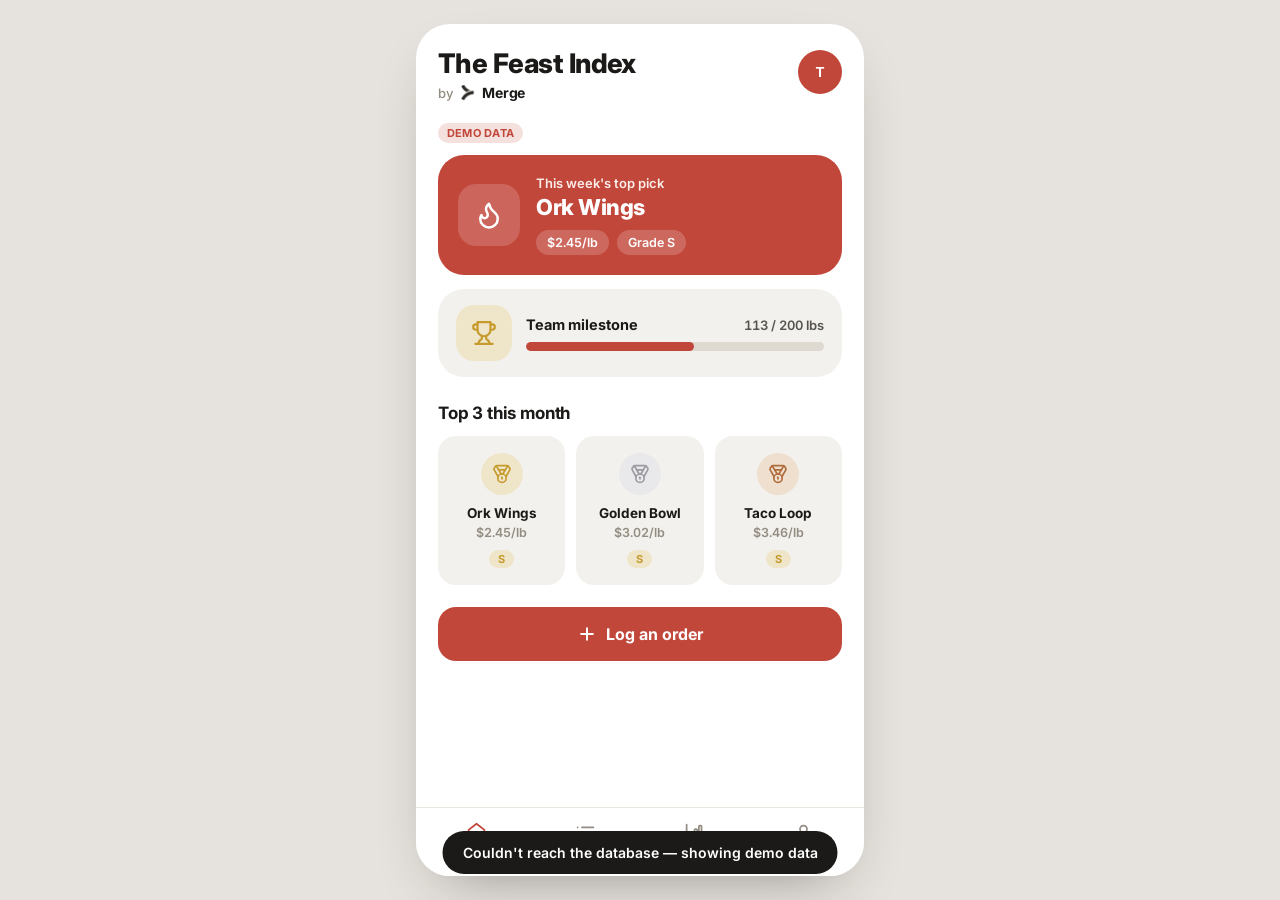
<file: index.html>
<!doctype html>
<html lang="en">
<head>
  <meta charset="utf-8" />
  <meta name="viewport" content="width=device-width, initial-scale=1, viewport-fit=cover" />
  <meta name="theme-color" content="#E6E3DE" />
  <title>The Feast Index</title>
  <meta name="description" content="A food ranking system powered by receipts, fishing scales, and questionable amounts of takeout. Find out which restaurants give you the most feast for your dollar." />
  <link rel="preconnect" href="https://fonts.googleapis.com" />
  <link rel="preconnect" href="https://fonts.gstatic.com" crossorigin />
  <link href="https://fonts.googleapis.com/css2?family=Inter:wght@400;500;600;700;800&display=swap" rel="stylesheet" />
  <link rel="stylesheet" href="styles.css" />
</head>
<body>
  <div id="app">
    <main id="main" aria-live="polite"></main>
    <nav id="tabbar" class="tabbar"></nav>
  </div>
  <div id="toast" role="status"></div>
  <script type="module" src="app.js"></script>
</body>
</html>
</file>
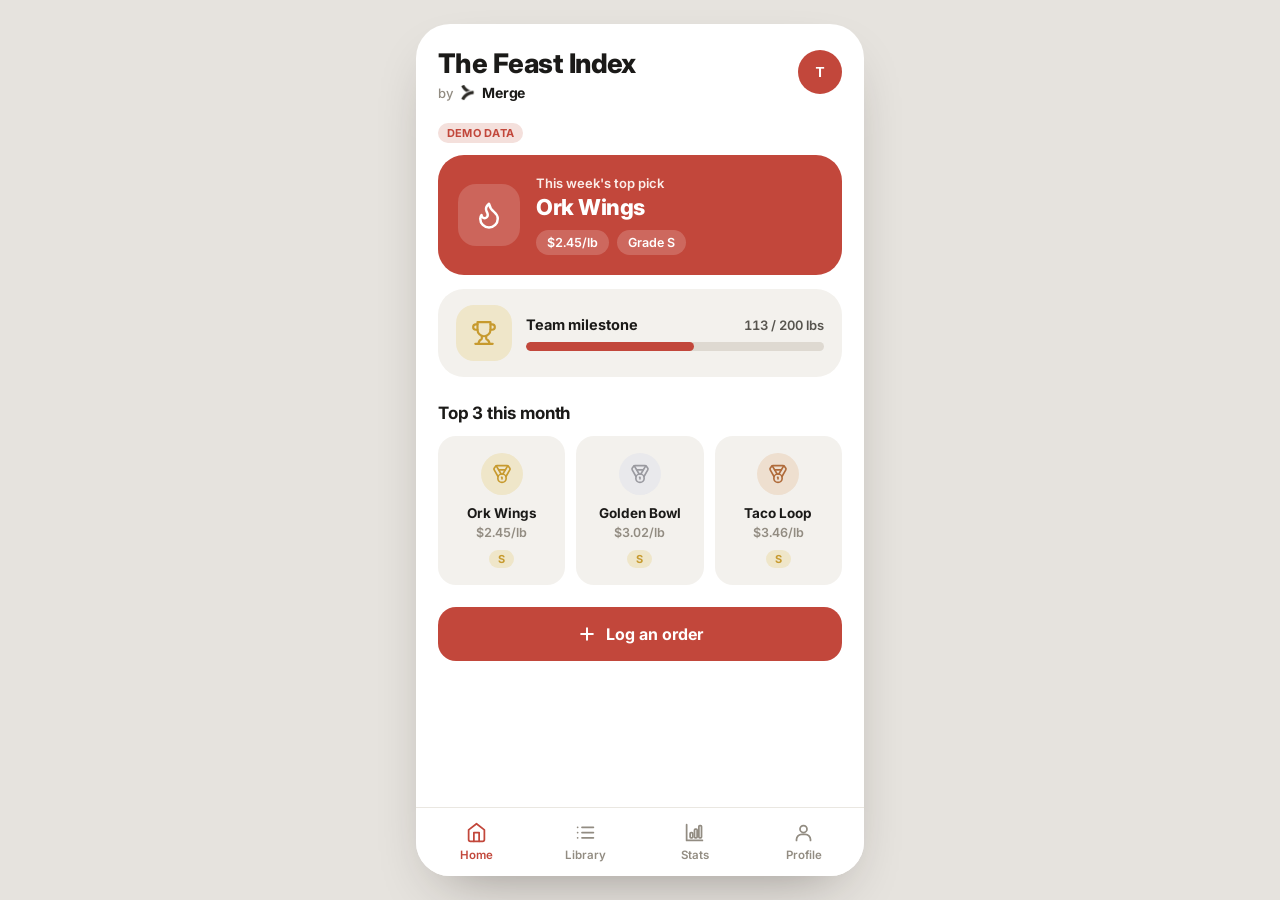
<file: feast-index-preview.html>
<!doctype html>
<html lang="en">
<head>
<meta charset="utf-8" />
<meta name="viewport" content="width=device-width, initial-scale=1, viewport-fit=cover" />
<meta name="theme-color" content="#E6E3DE" />
<title>The Feast Index</title>
<link rel="preconnect" href="https://fonts.googleapis.com" />
<link rel="preconnect" href="https://fonts.gstatic.com" crossorigin />
<link href="https://fonts.googleapis.com/css2?family=Inter:wght@400;500;600;700;800&display=swap" rel="stylesheet" />
<style>
/* ═══════════════════════════════════════════════════════════════
   The Feast Index — design system
   Faithful to the mockups: brick-red accent, ivory page, white app
   surface, bold clean sans. The $/lb readout is the signature.
   ═══════════════════════════════════════════════════════════════ */

:root {
  --bg:        #E6E3DE;   /* page behind the app column */
  --surface:   #FFFFFF;   /* the app canvas */
  --inset:     #F3F1ED;   /* soft cards, input fields */
  --inset-2:   #ECE9E4;   /* pressed / secondary chips */
  --ink:       #1B1A18;   /* primary text */
  --ink-2:     #57544E;   /* secondary text */
  --muted:     #928C82;   /* tertiary / captions */
  --line:      #EAE7E1;   /* hairline dividers */

  --red:       #C2473B;   /* primary accent */
  --red-ink:   #A73A2F;   /* pressed accent */
  --red-tint:  #F4E0DC;   /* faint accent wash */
  --on-red:    #FBEDE9;   /* muted text on red */

  --gold:      #C79A2E;
  --gold-bg:   #EFE6C9;
  --silver:    #9A9AA0;
  --silver-bg: #E9E9EC;
  --bronze:    #B06B3A;
  --bronze-bg: #EEDFCF;
  --green:     #5E8A5B;
  --green-bg:  #DCE8D8;
  --blue:      #4B6EA8;
  --blue-bg:   #DCE3EF;

  --r-lg: 26px;
  --r-md: 18px;
  --r-sm: 13px;
  --pill: 999px;

  --shadow: 0 24px 60px -28px rgba(30, 22, 18, .45);
  --font: "Inter", -apple-system, BlinkMacSystemFont, "Segoe UI", sans-serif;
}

* { box-sizing: border-box; margin: 0; padding: 0; }

html, body { height: 100%; }

body {
  font-family: var(--font);
  background: var(--bg);
  color: var(--ink);
  -webkit-font-smoothing: antialiased;
  text-rendering: optimizeLegibility;
  -webkit-tap-highlight-color: transparent;
  display: flex;
  justify-content: center;
}
button { -webkit-tap-highlight-color: transparent; }

/* App column: phone-like on mobile, centered card on desktop */
#app {
  width: 100%;
  max-width: 460px;
  min-height: 100vh;
  min-height: 100dvh;
  background: var(--surface);
  position: relative;
  display: flex;
  flex-direction: column;
  overflow: hidden;
}
/* Mobile is the base (full-bleed, edge to edge). On laptop/desktop the
   same column becomes a centered, comfortably-sized app card. */
@media (min-width: 520px) {
  body { padding: 24px 20px; align-items: center; }
  #app {
    min-height: 0;
    height: min(880px, calc(100vh - 48px));
    height: min(880px, calc(100dvh - 48px));
    max-width: 448px;
    border-radius: 34px;
    box-shadow: var(--shadow);
    overflow: hidden;
  }
}

/* Scrolling content region */
#main {
  flex: 1;
  overflow-y: auto;
  overflow-x: hidden;
  padding: 26px 22px 22px;
  scrollbar-width: none;
}
#main::-webkit-scrollbar { display: none; }

/* ── Type ──────────────────────────────────────────────────────── */
h1 { font-size: 27px; font-weight: 800; letter-spacing: -.02em; line-height: 1.05; }
h2 { font-size: 17px; font-weight: 700; letter-spacing: -.01em; }
h3 { font-size: 15px; font-weight: 700; letter-spacing: -.01em; }
.eyebrow { font-size: 12.5px; font-weight: 600; color: var(--muted); }
.dim { color: var(--muted); }
.num { font-variant-numeric: tabular-nums; }

/* ── App header ────────────────────────────────────────────────── */
.app-head {
  display: flex; align-items: flex-start; justify-content: space-between;
  margin-bottom: 20px;
}
.wordmark { display: flex; align-items: center; gap: 6px; margin-top: 6px; }
.wordmark .by { font-size: 13px; color: var(--muted); font-weight: 500; }
.wordmark .mlogo { width: 17px; height: 17px; display: block; }
.wordmark .mword { font-size: 14px; color: var(--ink); font-weight: 700; letter-spacing: -.01em; }
.avatar {
  width: 44px; height: 44px; border-radius: var(--pill);
  background: var(--ink); color: #fff;
  display: grid; place-items: center;
  font-size: 14px; font-weight: 700; flex: none;
  cursor: pointer; border: none;
}

/* ── Hero: this week's top pick ────────────────────────────────── */
.hero {
  background: var(--red); color: #fff;
  border-radius: var(--r-lg); padding: 20px;
  display: flex; gap: 16px; align-items: center;
  margin-bottom: 14px;
}
.hero .glyph {
  width: 62px; height: 62px; border-radius: var(--r-md); flex: none;
  background: rgba(255,255,255,.16);
  display: grid; place-items: center;
}
.hero .glyph svg { width: 30px; height: 30px; stroke: #fff; }
.hero .glyph.photo { background: none; overflow: hidden; }
.hero .k { font-size: 13px; color: var(--on-red); font-weight: 600; }
.hero .v { font-size: 22px; font-weight: 800; letter-spacing: -.02em; margin: 3px 0 10px; }
.hero .pills { display: flex; gap: 8px; flex-wrap: wrap; }
.hero .pill {
  background: rgba(255,255,255,.18); color: #fff;
  padding: 5px 11px; border-radius: var(--pill);
  font-size: 12.5px; font-weight: 600;
}

/* ── Milestone ─────────────────────────────────────────────────── */
.milestone {
  background: var(--inset); border-radius: var(--r-lg);
  padding: 16px 18px; display: flex; align-items: center; gap: 14px;
  margin-bottom: 26px;
}
.milestone .glyph {
  width: 56px; height: 56px; border-radius: var(--r-md); flex: none;
  background: var(--gold-bg); display: grid; place-items: center;
}
.milestone .glyph svg { width: 26px; height: 26px; stroke: var(--gold); }
.milestone .body { flex: 1; }
.milestone .row { display: flex; justify-content: space-between; align-items: baseline; margin-bottom: 9px; }
.milestone .row b { font-size: 14.5px; font-weight: 700; }
.milestone .row .amt { font-size: 13px; color: var(--ink-2); font-weight: 600; }
.track { height: 9px; background: #DED9D1; border-radius: var(--pill); overflow: hidden; }
.track > i { display: block; height: 100%; background: var(--red); border-radius: var(--pill); transition: width .6s cubic-bezier(.2,.7,.2,1); }

/* ── Section label ─────────────────────────────────────────────── */
.section-label { margin: 0 0 13px; }

/* ── Podium (top 3) ────────────────────────────────────────────── */
.podium { display: grid; grid-template-columns: repeat(3,1fr); gap: 11px; margin-bottom: 22px; }
.podium .cell {
  background: var(--inset); border-radius: var(--r-md);
  padding: 16px 10px; text-align: center; cursor: pointer;
  border: 1px solid transparent; transition: border-color .15s, transform .15s;
}
.podium .cell:hover { transform: translateY(-2px); }
.podium .medal {
  width: 42px; height: 42px; border-radius: var(--pill); margin: 0 auto 10px;
  display: grid; place-items: center;
}
.podium .medal svg { width: 20px; height: 20px; }
.podium .m1 { background: var(--gold-bg); } .podium .m1 svg { stroke: var(--gold); }
.podium .m2 { background: var(--silver-bg); } .podium .m2 svg { stroke: var(--silver); }
.podium .m3 { background: var(--bronze-bg); } .podium .m3 svg { stroke: var(--bronze); }
.podium .nm { font-size: 13.5px; font-weight: 700; line-height: 1.2; margin-bottom: 3px; }
.podium .rt { font-size: 12.5px; color: var(--muted); font-weight: 600; }

/* ── Buttons ───────────────────────────────────────────────────── */
.btn {
  width: 100%; border: none; cursor: pointer; font-family: var(--font);
  background: var(--red); color: #fff;
  border-radius: var(--r-md); padding: 17px; font-size: 16px; font-weight: 700;
  display: flex; align-items: center; justify-content: center; gap: 9px;
  transition: background .15s, transform .05s;
}
.btn:hover { background: var(--red-ink); }
.btn:active { transform: scale(.99); }
.btn:disabled { background: #D9CFC9; color: #fff; cursor: not-allowed; }
.btn svg { width: 20px; height: 20px; }
.btn.ghost { background: var(--inset); color: var(--ink); }
.btn.ghost:hover { background: var(--inset-2); }

/* ── Bottom nav ────────────────────────────────────────────────── */
.tabbar {
  display: flex; border-top: 1px solid var(--line);
  padding: 10px 6px calc(10px + env(safe-area-inset-bottom));
  background: var(--surface); flex: none;
}
.tabbar button {
  flex: 1; background: none; border: none; cursor: pointer; font-family: var(--font);
  display: flex; flex-direction: column; align-items: center; gap: 5px;
  color: var(--muted); font-size: 11.5px; font-weight: 600; padding: 4px;
}
.tabbar button svg { width: 21px; height: 21px; }
.tabbar button.active { color: var(--red); }

/* ── Screen title row (Log / detail) ───────────────────────────── */
.titlebar { display: flex; align-items: center; gap: 12px; margin-bottom: 24px; }
.iconbtn {
  width: 38px; height: 38px; border-radius: var(--pill); border: none; cursor: pointer;
  background: var(--inset); display: grid; place-items: center; flex: none;
}
.iconbtn:hover { background: var(--inset-2); }
.iconbtn svg { width: 20px; height: 20px; stroke: var(--ink); }

/* ── Form fields ───────────────────────────────────────────────── */
.field { margin-bottom: 18px; }
.field > label { display: block; font-size: 14px; font-weight: 600; color: var(--ink-2); margin-bottom: 9px; }
.field > label .optional { font-weight: 500; color: var(--muted); font-size: 12.5px; margin-left: 2px; }
.input-wrap { position: relative; display: flex; align-items: center; }
.input-wrap .pre {
  position: absolute; left: 15px; color: var(--muted);
  display: grid; place-items: center; pointer-events: none;
}
.input-wrap .pre svg { width: 18px; height: 18px; stroke: var(--muted); }
input.control, textarea.control {
  width: 100%; font-family: var(--font); font-size: 16px; font-weight: 500; color: var(--ink);
  background: var(--inset); border: 1.5px solid transparent; border-radius: var(--r-sm);
  padding: 15px 15px;
}
textarea.control { min-height: 74px; resize: vertical; line-height: 1.4; }
input.control.has-pre { padding-left: 42px; }
input.control::placeholder, textarea.control::placeholder { color: var(--muted); font-weight: 500; }
input.control:focus, textarea.control:focus { outline: none; border-color: var(--red); background: #fff; }
.two-col { display: grid; grid-template-columns: 1fr 1fr; gap: 13px; }

/* photo upload (log screen) */
.photo-add {
  display: flex; flex-direction: column; align-items: center; justify-content: center; gap: 8px;
  height: 108px; width: 100%; border-radius: var(--r-md); background: var(--inset);
  border: 1.5px dashed #D8D3CB; color: var(--ink-2); font-size: 13.5px; font-weight: 600; cursor: pointer;
}
.photo-add svg { width: 22px; height: 22px; stroke: var(--muted); }
.photo-preview-wrap { position: relative; width: 100%; height: 160px; border-radius: var(--r-md); overflow: hidden; }
.photo-preview-wrap img { width: 100%; height: 100%; object-fit: cover; display: block; }
.photo-remove {
  position: absolute; top: 8px; right: 8px; width: 30px; height: 30px; border-radius: var(--pill);
  background: rgba(27,26,24,.6); color: #fff; border: none; cursor: pointer;
  display: grid; place-items: center; font-size: 15px; line-height: 1;
}

/* photo lightbox (detail screen) */
.photo-lightbox {
  position: fixed; inset: 0; background: rgba(10,9,8,.9); z-index: 70;
  display: flex; align-items: center; justify-content: center; padding: 20px; animation: tipFade .15s ease;
}
.photo-lightbox img { max-width: 100%; max-height: 100%; border-radius: var(--r-md); display: block; }
.photo-lightbox .close {
  position: absolute; top: 18px; right: 18px; width: 38px; height: 38px; border-radius: var(--pill);
  background: rgba(255,255,255,.15); color: #fff; border: none; font-size: 18px; cursor: pointer;
}

/* matched / new place card */
.place-strip {
  display: flex; align-items: center; gap: 13px;
  background: var(--inset); border-radius: var(--r-md); padding: 14px; margin-bottom: 18px;
}
.place-strip .thumb { width: 48px; height: 48px; border-radius: 13px; background: var(--red-tint); flex: none; display: grid; place-items: center; font-size: 22px; }
.place-strip .nm { font-size: 16px; font-weight: 700; }
.place-strip .sub { font-size: 13px; color: var(--muted); margin-top: 2px; }

/* name picker */
.people { display: flex; gap: 9px; flex-wrap: wrap; }
.person {
  display: flex; align-items: center; gap: 8px; cursor: pointer;
  background: var(--inset); border: 1.5px solid transparent; border-radius: var(--pill);
  padding: 7px 15px 7px 7px; font-family: var(--font); font-size: 15px; font-weight: 600; color: var(--ink-2);
}
.person .ini {
  width: 30px; height: 30px; border-radius: var(--pill); background: var(--inset-2);
  display: grid; place-items: center; font-size: 12px; font-weight: 700; color: var(--ink-2);
}
.person.on { background: var(--ink); color: #fff; border-color: var(--ink); }
.person.on .ini { background: var(--red); color: #fff; }

/* tag chips */
.chips { display: flex; gap: 8px; flex-wrap: wrap; }
.chip {
  cursor: pointer; font-family: var(--font); font-size: 13.5px; font-weight: 600;
  background: var(--inset); color: var(--ink-2); border: 1.5px solid transparent;
  border-radius: var(--pill); padding: 8px 14px;
}
.chip.on { background: var(--red); color: #fff; border-color: var(--red); }
.chip.readonly { cursor: default; background: var(--inset); color: var(--ink-2); }

/* live ratio readout — the signature element */
.readout {
  background: var(--inset); border-radius: var(--r-md);
  padding: 18px; text-align: center; margin-bottom: 20px;
}
.readout .k { font-size: 13px; color: var(--muted); font-weight: 600; }
.readout .v {
  font-size: 40px; font-weight: 800; letter-spacing: -.03em; margin-top: 4px;
  font-variant-numeric: tabular-nums;
}
.readout .v small { font-size: 18px; font-weight: 700; color: var(--muted); margin-left: 4px; letter-spacing: 0; }
.readout .grade { display: inline-block; margin-top: 8px; }

/* grade badge */
.gbadge {
  display: inline-flex; align-items: center; gap: 5px;
  font-size: 12.5px; font-weight: 700; border-radius: var(--pill);
  padding: 4px 11px; background: var(--gold-bg); color: var(--gold);
}
.gbadge.g-s { background: var(--gold-bg);   color: var(--gold); }
.gbadge.g-a { background: var(--green-bg);  color: var(--green); }
.gbadge.g-b { background: var(--blue-bg);   color: var(--blue); }
.gbadge.g-c { background: var(--bronze-bg); color: var(--bronze); }
.gbadge.g-d { background: var(--inset-2);   color: var(--muted); }

/* thumbnails that hold a real photo instead of an emoji */
.thumb img, .glyph img { width: 100%; height: 100%; object-fit: cover; border-radius: inherit; display: block; }

/* ── Library ───────────────────────────────────────────────────── */
.filterbar { display: flex; gap: 8px; overflow-x: auto; padding-bottom: 4px; margin-bottom: 16px; scrollbar-width: none; }
.filterbar::-webkit-scrollbar { display: none; }
.filterbar .chip { flex: none; }
.sortrow { display: flex; gap: 8px; margin-bottom: 16px; }
.seg {
  flex: 1; cursor: pointer; font-family: var(--font); font-size: 13px; font-weight: 600;
  background: var(--inset); color: var(--ink-2); border: none; border-radius: var(--r-sm); padding: 10px;
}
.seg.on { background: var(--ink); color: #fff; }

.place-card {
  display: flex; align-items: center; gap: 14px; cursor: pointer;
  padding: 15px 4px; border-bottom: 1px solid var(--line);
}
.place-card:last-child { border-bottom: none; }
.place-card .rank { width: 24px; text-align: center; font-size: 14px; font-weight: 700; color: var(--muted); flex: none; font-variant-numeric: tabular-nums; }
.place-card .thumb { width: 46px; height: 46px; border-radius: 13px; background: var(--red-tint); flex: none; display: grid; place-items: center; font-size: 21px; overflow: hidden; }
.place-card .body { flex: 1; min-width: 0; }
.place-card .nm { font-size: 15.5px; font-weight: 700; }
.place-card .meta { font-size: 12.5px; color: var(--muted); margin-top: 3px; display: flex; gap: 6px; align-items: center; flex-wrap: wrap; }
.place-card .dot { width: 3px; height: 3px; border-radius: 50%; background: var(--muted); }
.place-card .ratio { text-align: right; flex: none; }
.place-card .ratio b { font-size: 17px; font-weight: 800; font-variant-numeric: tabular-nums; }
.place-card .ratio span { display: block; font-size: 11px; color: var(--muted); font-weight: 600; }

/* top-3 get a bigger, tinted treatment so the ranking actually reads as a ranking */
.place-card.top {
  border-radius: var(--r-md); border-bottom: none; margin-bottom: 9px; padding: 13px 13px;
}
.place-card.top.t-gold   { background: var(--gold-bg); }
.place-card.top.t-silver { background: var(--silver-bg); }
.place-card.top.t-bronze { background: var(--bronze-bg); }
.place-card.top .rank {
  width: 34px; height: 34px; border-radius: 50%; background: rgba(255,255,255,.55);
  display: grid; place-items: center;
}
.place-card.top .rank svg { width: 17px; height: 17px; }
.place-card.top.t-gold   .rank svg { stroke: var(--gold); }
.place-card.top.t-silver .rank svg { stroke: var(--silver); }
.place-card.top.t-bronze .rank svg { stroke: var(--bronze); }
.place-card.top .thumb { width: 56px; height: 56px; border-radius: 15px; font-size: 24px; }
.place-card.top .nm { font-size: 16.5px; }

/* ── Detail ────────────────────────────────────────────────────── */
.detail-hero { text-align: center; margin-bottom: 22px; }
.detail-hero .thumb { width: 68px; height: 68px; border-radius: 20px; background: var(--red-tint); margin: 0 auto 14px; display: grid; place-items: center; font-size: 32px; overflow: hidden; }
.detail-hero h1 { margin-bottom: 8px; }
.detail-hero .taglist { display: flex; gap: 7px; justify-content: center; flex-wrap: wrap; margin-bottom: 14px; }
.detail-hero .biglink { font-size: 13px; color: var(--red); font-weight: 600; text-decoration: none; }

.statgrid { display: grid; grid-template-columns: repeat(3,1fr); gap: 11px; margin-bottom: 24px; }
.statgrid .cell { background: var(--inset); border-radius: var(--r-md); padding: 15px 8px; text-align: center; }
.statgrid .v { font-size: 21px; font-weight: 800; font-variant-numeric: tabular-nums; letter-spacing: -.02em; }
.statgrid .v .gbadge { font-size: 15px; padding: 4px 13px; }
.statgrid .k { font-size: 11.5px; color: var(--muted); font-weight: 600; margin-top: 4px; }

.stars { display: flex; gap: 6px; justify-content: center; margin: 6px 0 4px; }
.stars button { background: none; border: none; cursor: pointer; padding: 2px; }
.stars svg { width: 30px; height: 30px; }
.stars .on svg { fill: var(--gold); stroke: var(--gold); }
.stars .off svg { fill: none; stroke: #D2CCC3; }

.order-row { display: flex; align-items: center; gap: 12px; padding: 13px 2px; border-bottom: 1px solid var(--line); }
.order-row:last-child { border-bottom: none; }
.order-row .ini { width: 34px; height: 34px; border-radius: var(--pill); background: var(--inset-2); display: grid; place-items: center; font-size: 12px; font-weight: 700; color: var(--ink-2); flex: none; }
.order-row .body { flex: 1; min-width: 0; }
.order-row .body b { font-size: 14px; font-weight: 600; }
.order-row .body .sub { font-size: 12px; color: var(--muted); margin-top: 2px; }
.order-row .note { font-size: 12.5px; color: var(--ink-2); margin-top: 4px; line-height: 1.4; }
.order-row .r { font-size: 14px; font-weight: 800; font-variant-numeric: tabular-nums; flex: none; }
.order-row .thumb-btn {
  width: 42px; height: 42px; border-radius: 11px; overflow: hidden; flex: none;
  border: none; padding: 0; cursor: pointer; background: var(--inset-2);
}
.order-row .thumb-btn img { width: 100%; height: 100%; object-fit: cover; display: block; }

/* ── Stats screen ──────────────────────────────────────────────── */
.bigstat { background: var(--red); color: #fff; border-radius: var(--r-lg); padding: 22px; margin-bottom: 14px; text-align: center; }
.bigstat .v { font-size: 46px; font-weight: 800; letter-spacing: -.03em; font-variant-numeric: tabular-nums; }
.bigstat .v small { font-size: 20px; color: var(--on-red); margin-left: 5px; }
.bigstat .k { font-size: 13px; color: var(--on-red); font-weight: 600; margin-top: 2px; }
.duo { display: grid; grid-template-columns: 1fr 1fr; gap: 13px; margin-bottom: 24px; }
.duo .cell { background: var(--inset); border-radius: var(--r-md); padding: 18px; text-align: center; }
.duo .v { font-size: 26px; font-weight: 800; font-variant-numeric: tabular-nums; letter-spacing: -.02em; }
.duo .k { font-size: 12.5px; color: var(--muted); font-weight: 600; margin-top: 3px; }

.rangebar { display: flex; gap: 8px; margin-bottom: 18px; }
.rangebar .seg { font-size: 12px; padding: 9px 4px; }

.quad { display: grid; grid-template-columns: 1fr 1fr; gap: 13px; margin-bottom: 24px; }
.quad .cell { background: var(--inset); border-radius: var(--r-md); padding: 16px; text-align: center; }
.quad .v { font-size: 22px; font-weight: 800; font-variant-numeric: tabular-nums; letter-spacing: -.02em; }
.quad .k { font-size: 12px; color: var(--muted); font-weight: 600; margin-top: 3px; }

.chart { background: var(--inset); border-radius: var(--r-md); padding: 14px 10px 6px; margin-bottom: 22px; overflow-x: auto; }
.chart svg { display: block; }

.tagbar-row { margin-bottom: 12px; }
.tagbar-row:last-child { margin-bottom: 0; }
.tagbar-row .lbl { display: flex; justify-content: space-between; font-size: 13px; font-weight: 600; margin-bottom: 6px; }
.tagbar-row .lbl span:last-child { color: var(--muted); font-weight: 600; font-variant-numeric: tabular-nums; }
.tagbar-track { height: 8px; background: #DED9D1; border-radius: var(--pill); overflow: hidden; }
.tagbar-track > i { display: block; height: 100%; background: var(--red); border-radius: var(--pill); }

.lead-row { display: flex; align-items: center; gap: 13px; padding: 14px 2px; border-bottom: 1px solid var(--line); }
.lead-row:last-child { border-bottom: none; }
.lead-row .ini { width: 38px; height: 38px; border-radius: var(--pill); background: var(--ink); color: #fff; display: grid; place-items: center; font-size: 13px; font-weight: 700; flex: none; }
.lead-row .body { flex: 1; }
.lead-row .body b { font-size: 15px; font-weight: 700; }
.lead-row .body .sub { font-size: 12.5px; color: var(--muted); margin-top: 2px; }
.lead-row .amt { text-align: right; }
.lead-row .amt b { font-size: 16px; font-weight: 800; font-variant-numeric: tabular-nums; }
.lead-row .amt span { display: block; font-size: 11px; color: var(--muted); font-weight: 600; }

/* ── Profile ───────────────────────────────────────────────────── */
.profile-head { text-align: center; margin-bottom: 26px; }
.profile-head .big { width: 78px; height: 78px; border-radius: var(--pill); background: var(--ink); color: #fff; display: grid; place-items: center; font-size: 26px; font-weight: 800; margin: 0 auto 14px; }
.profile-head h1 { margin-bottom: 4px; }

.row-between { display: flex; align-items: center; justify-content: space-between; margin-bottom: 13px; }

/* ── Badges ────────────────────────────────────────────────────── */
.badges { display: grid; grid-template-columns: repeat(3, 1fr); gap: 11px; }
.badge { background: var(--inset); border-radius: var(--r-md); padding: 15px 8px 13px; text-align: center; }
.badge .ic {
  width: 46px; height: 46px; border-radius: var(--pill); margin: 0 auto 9px;
  display: grid; place-items: center; background: var(--inset-2); color: #C0B9AE;
}
.badge .ic svg { width: 23px; height: 23px; stroke: currentColor; fill: none; }
.badge .bn { font-size: 12.5px; font-weight: 700; line-height: 1.15; }
.badge .bs { font-size: 11px; font-weight: 600; color: var(--muted); margin-top: 3px; }
.badge.locked { opacity: .82; }
.badge.earned.gold   .ic { background: var(--gold-bg);   color: var(--gold); }
.badge.earned.silver .ic { background: var(--silver-bg); color: var(--silver); }
.badge.earned.bronze .ic { background: var(--bronze-bg); color: var(--bronze); }
.badge.earned.red    .ic { background: var(--red-tint);  color: var(--red); }
.badge.earned .bs { color: var(--ink-2); }
.badge .btrack { height: 5px; background: #DED9D1; border-radius: var(--pill); overflow: hidden; margin-top: 9px; }
.badge .btrack > i { display: block; height: 100%; background: var(--muted); border-radius: var(--pill); }

/* ── Create profile ────────────────────────────────────────────── */
.person.newp { background: #fff; border: 1.5px dashed #D8D3CB; color: var(--ink-2); }
.person.newp .ini { background: var(--inset); color: var(--ink-2); font-weight: 700; }
.create { background: var(--inset); border-radius: var(--r-md); padding: 16px; margin-top: 14px; }
.swatches { display: flex; gap: 11px; margin: 11px 0 16px; }
.swatch { width: 34px; height: 34px; border-radius: var(--pill); cursor: pointer; border: 3px solid transparent; padding: 0; }
.swatch.on { border-color: var(--ink); }

/* ── Small grade pill (podium + library) ───────────────────────── */
.gbadge.sm { font-size: 11px; padding: 2px 9px; }
.place-card .ratio { display: flex; flex-direction: column; align-items: flex-end; gap: 3px; }

/* ── Empty state ───────────────────────────────────────────────── */
.empty { text-align: center; padding: 50px 20px; }
.empty .glyph { width: 64px; height: 64px; border-radius: 20px; background: var(--inset); display: grid; place-items: center; margin: 0 auto 18px; }
.empty .glyph svg { width: 30px; height: 30px; stroke: var(--muted); }
.empty h3 { margin-bottom: 6px; }
.empty p { font-size: 14px; color: var(--muted); line-height: 1.5; max-width: 260px; margin: 0 auto; }

/* ── Toast ─────────────────────────────────────────────────────── */
#toast {
  position: fixed; left: 50%; bottom: 26px; transform: translateX(-50%) translateY(20px);
  background: var(--ink); color: #fff; padding: 13px 20px; border-radius: var(--pill);
  font-size: 14px; font-weight: 600; opacity: 0; pointer-events: none;
  transition: opacity .25s, transform .25s; z-index: 50; box-shadow: var(--shadow);
}
#toast.show { opacity: 1; transform: translateX(-50%) translateY(0); }

/* demo badge */
.demo-flag {
  font-size: 11px; font-weight: 700; color: var(--red); background: var(--red-tint);
  padding: 3px 9px; border-radius: var(--pill); letter-spacing: .02em;
}

.section-gap { margin-top: 28px; }

/* ── "Before you log" tip ──────────────────────────────────────── */
.tip-link {
  display: inline-flex; align-items: center; gap: 6px;
  background: none; border: none; cursor: pointer; font-family: var(--font);
  font-size: 13px; font-weight: 600; color: var(--ink-2);
  padding: 2px 0; margin: -4px 0 20px;
}
.tip-link svg { width: 15px; height: 15px; stroke: var(--muted); flex: none; }
.tip-link:hover { color: var(--ink); }
.tip-overlay {
  position: fixed; inset: 0; background: rgba(27,26,24,.55);
  display: flex; align-items: flex-end; justify-content: center;
  z-index: 60; padding: 0; animation: tipFade .15s ease;
}
@media (min-width: 520px) { .tip-overlay { align-items: center; padding: 20px; } }
@keyframes tipFade { from { opacity: 0; } to { opacity: 1; } }
.tip-sheet {
  background: var(--surface); border-radius: 26px 26px 0 0;
  padding: 26px 22px calc(22px + env(safe-area-inset-bottom));
  width: 100%; max-width: 460px;
}
@media (min-width: 520px) { .tip-sheet { border-radius: var(--r-lg); box-shadow: var(--shadow); } }
.tip-sheet .glyph {
  width: 52px; height: 52px; border-radius: var(--r-md); background: var(--red-tint);
  display: grid; place-items: center; margin-bottom: 16px;
}
.tip-sheet .glyph svg { width: 24px; height: 24px; stroke: var(--red); }
.tip-sheet h2 { margin-bottom: 16px; }
.tip-item { display: flex; gap: 12px; margin-bottom: 16px; }
.tip-item .n {
  width: 24px; height: 24px; border-radius: var(--pill); background: var(--inset);
  color: var(--ink-2); font-size: 12px; font-weight: 700; flex: none;
  display: grid; place-items: center; margin-top: 1px;
}
.tip-item p { font-size: 14px; line-height: 1.45; color: var(--ink-2); }
.tip-item p b { color: var(--ink); }
.tip-sheet .btn { margin-top: 6px; }

/* Very narrow phones */
@media (max-width: 360px) {
  #main { padding: 22px 16px 18px; }
  h1 { font-size: 24px; }
  .podium .cell { padding: 14px 6px; }
  .readout .v { font-size: 36px; }
}

@media (prefers-reduced-motion: reduce) {
  * { transition: none !important; }
}

</style>
</head>
<body>
<div id="app">
  <main id="main" aria-live="polite"></main>
  <nav id="tabbar" class="tabbar"></nav>
</div>
<div id="toast" role="status"></div>
<script>
// ─────────────────────────────────────────────────────────────
//  The Feast Index — configuration
//  Edit the values below. Everything the team-specific lives here.
// ─────────────────────────────────────────────────────────────

const CONFIG = {
  // ── Supabase ────────────────────────────────────────────────
  // Leave these blank to run in DEMO MODE (in-memory sample data,
  // resets on refresh, not shared). Fill them in to switch to your
  // real shared database. Get both from your Supabase project under
  // Settings → API. The anon key is safe to commit for an internal
  // tool like this.
  SUPABASE_URL: "",
  SUPABASE_ANON_KEY: "",

  // ── Team (first-run seed) ───────────────────────────────────
  // These profiles are created the first time the app loads. After
  // that, profiles are added and picked inside the app (Profile tab),
  // so you don't need to edit this list to add a teammate.
  TEAM: [
    { name: "Tim",   accent: "#C2473B" },
    { name: "Jamie", accent: "#4B6EA8" },
    { name: "Raj",   accent: "#6E8B5B" },
  ],

  // ── Tags ────────────────────────────────────────────────────
  // Fixed list picked when a place is first added.
  TAGS: [
    "Tacos", "Burgers", "Sandwiches", "Pizza", "Bowls", "Sushi/Poke",
    "Sushi", "Chinese", "Japanese", "Korean", "Thai", "Vietnamese",
    "Indian", "Mexican", "Mediterranean", "Greek", "Italian", "Pasta",
    "Fried Chicken", "BBQ", "Steak", "Seafood", "Noodles/Ramen", "Curry",
    "Burritos", "Deli", "Salads", "Breakfast", "Halal", "Vegan",
    "Wraps", "Dumplings", "Soup", "Fries", "Hot Dogs", "Middle Eastern",
    "Kebab", "Hawaiian", "Caribbean", "Filipino", "Brunch", "Bagels",
    "Vegetarian", "Smoothies", "Coffee", "Bubble Tea",
  ],

  // ── Tag icons ───────────────────────────────────────────────
  // One emoji per tag above, shown on chips and place thumbnails.
  // Add an entry here whenever you add a tag to TAGS — anything
  // missing falls back to a generic plate icon.
  TAG_ICONS: {
    "Tacos": "🌮", "Burgers": "🍔", "Sandwiches": "🥪", "Pizza": "🍕",
    "Bowls": "🥣", "Sushi/Poke": "🍣", "Sushi": "🍱", "Chinese": "🥡",
    "Japanese": "🍙", "Korean": "🍲", "Thai": "🌶️", "Vietnamese": "🍜",
    "Indian": "🍛", "Mexican": "🌯", "Mediterranean": "🥙", "Greek": "🫒",
    "Italian": "🧀", "Pasta": "🍝", "Fried Chicken": "🍗", "BBQ": "🍖",
    "Steak": "🥩", "Seafood": "🦐", "Noodles/Ramen": "🍜", "Curry": "🍛",
    "Burritos": "🌯", "Deli": "🥖", "Salads": "🥗", "Breakfast": "🍳",
    "Halal": "🕌", "Vegan": "🌱",
    "Wraps": "🫓", "Dumplings": "🥟", "Soup": "🥘", "Fries": "🍟",
    "Hot Dogs": "🌭", "Middle Eastern": "🧆", "Kebab": "🍢", "Hawaiian": "🍍",
    "Caribbean": "🍹", "Filipino": "🍚", "Brunch": "🥞", "Bagels": "🥯",
    "Vegetarian": "🥦", "Smoothies": "🥤", "Coffee": "☕", "Bubble Tea": "🧋",
  },

  // ── Team milestone ──────────────────────────────────────────
  // Cumulative pounds the team is chasing (drives the Home bar).
  MILESTONE_GOAL_LBS: 200,

  // ── Grades ──────────────────────────────────────────────────
  // Cost-per-pound ($/lb) thresholds — lower is better. Listed
  // lowest (best) first; the first bucket an order's $/lb fits
  // under wins. Tune these to your team's real order history.
  GRADES: [
    { max: 7.50,     label: "S"  },
    { max: 9.50,     label: "A+" },
    { max: 11.50,    label: "A"  },
    { max: 14.50,    label: "B"  },
    { max: 18.00,    label: "C"  },
    { max: Infinity, label: "D"  },
  ],

  // ── Order photos ────────────────────────────────────────────
  // Photos are resized/compressed in the browser before saving
  // (stored as a JPEG data URL — no separate storage bucket
  // needed). Tune size vs. quality here if rows get too heavy.
  PHOTO_MAX_DIMENSION: 1000, // longest edge, in px
  PHOTO_QUALITY: 0.72,       // 0–1 JPEG quality
};


/* ═══════════════════════════════════════════════════════════════
   The Feast Index — app logic
   ═══════════════════════════════════════════════════════════════ */

/* ── Icons (feather-ish) ──────────────────────────────────────── */
const I = {
  flame: `<svg viewBox="0 0 24 24" fill="none" stroke-width="2" stroke-linecap="round" stroke-linejoin="round"><path d="M8.5 14.5A2.5 2.5 0 0 0 11 12c0-1.38-.5-2-1-3-1.072-2.143-.224-4.054 2-6 .5 2.5 2 4.9 4 6.5 2 1.6 3 3.5 3 5.5a7 7 0 1 1-14 0c0-1.153.433-2.294 1-3a2.5 2.5 0 0 0 2.5 2.5z"/></svg>`,
  trophy: `<svg viewBox="0 0 24 24" fill="none" stroke-width="2" stroke-linecap="round" stroke-linejoin="round"><path d="M6 9H4.5a2.5 2.5 0 0 1 0-5H6"/><path d="M18 9h1.5a2.5 2.5 0 0 0 0-5H18"/><path d="M4 22h16"/><path d="M10 14.66V17c0 .55-.47.98-.97 1.21C7.85 18.75 7 20.24 7 22"/><path d="M14 14.66V17c0 .55.47.98.97 1.21C16.15 18.75 17 20.24 17 22"/><path d="M18 2H6v7a6 6 0 0 0 12 0V2Z"/></svg>`,
  medal: `<svg viewBox="0 0 24 24" fill="none" stroke-width="2" stroke-linecap="round" stroke-linejoin="round"><path d="M7.21 15 2.66 7.14a2 2 0 0 1 .13-2.2L4.4 2.8A2 2 0 0 1 6 2h12a2 2 0 0 1 1.6.8l1.6 2.14a2 2 0 0 1 .14 2.2L16.79 15"/><path d="M11 12 5.12 2.2"/><path d="m13 12 5.88-9.8"/><path d="M8 7h8"/><circle cx="12" cy="17" r="5"/><path d="M12 18v-2h-.5"/></svg>`,
  plus: `<svg viewBox="0 0 24 24" fill="none" stroke="currentColor" stroke-width="2.4" stroke-linecap="round"><path d="M12 5v14M5 12h14"/></svg>`,
  home: `<svg viewBox="0 0 24 24" fill="none" stroke="currentColor" stroke-width="2" stroke-linecap="round" stroke-linejoin="round"><path d="m3 9 9-7 9 7v11a2 2 0 0 1-2 2H5a2 2 0 0 1-2-2z"/><path d="M9 22V12h6v10"/></svg>`,
  list: `<svg viewBox="0 0 24 24" fill="none" stroke="currentColor" stroke-width="2" stroke-linecap="round" stroke-linejoin="round"><path d="M8 6h13M8 12h13M8 18h13M3 6h.01M3 12h.01M3 18h.01"/></svg>`,
  bars: `<svg viewBox="0 0 24 24" fill="none" stroke="currentColor" stroke-width="2" stroke-linecap="round" stroke-linejoin="round"><path d="M3 3v18h18"/><rect x="7" y="12" width="3" height="6" rx="1"/><rect x="12" y="8" width="3" height="10" rx="1"/><rect x="17" y="4" width="3" height="14" rx="1"/></svg>`,
  user: `<svg viewBox="0 0 24 24" fill="none" stroke="currentColor" stroke-width="2" stroke-linecap="round" stroke-linejoin="round"><circle cx="12" cy="8" r="4"/><path d="M4 21v-1a6 6 0 0 1 6-6h4a6 6 0 0 1 6 6v1"/></svg>`,
  back: `<svg viewBox="0 0 24 24" fill="none" stroke="currentColor" stroke-width="2.2" stroke-linecap="round" stroke-linejoin="round"><path d="m15 18-6-6 6-6"/></svg>`,
  link: `<svg viewBox="0 0 24 24" fill="none" stroke="currentColor" stroke-width="2" stroke-linecap="round" stroke-linejoin="round"><path d="M10 13a5 5 0 0 0 7.54.54l3-3a5 5 0 0 0-7.07-7.07l-1.72 1.71"/><path d="M14 11a5 5 0 0 0-7.54-.54l-3 3a5 5 0 0 0 7.07 7.07l1.71-1.71"/></svg>`,
  dollar: `<svg viewBox="0 0 24 24" fill="none" stroke="currentColor" stroke-width="2" stroke-linecap="round" stroke-linejoin="round"><path d="M12 2v20M17 5H9.5a3.5 3.5 0 0 0 0 7h5a3.5 3.5 0 0 1 0 7H6"/></svg>`,
  star: `<svg viewBox="0 0 24 24" stroke-width="1.6" stroke-linejoin="round"><path d="M12 2.5l2.9 5.9 6.5.95-4.7 4.58 1.11 6.47L12 17.9l-5.81 3.06 1.1-6.47L2.6 9.9l6.5-.95z"/></svg>`,
  scale: `<svg viewBox="0 0 24 24" fill="none" stroke="currentColor" stroke-width="2" stroke-linecap="round" stroke-linejoin="round"><path d="m16 16 3-8 3 8c-2 1.5-4 1.5-6 0Z"/><path d="m2 16 3-8 3 8c-2 1.5-4 1.5-6 0Z"/><path d="M7 21h10M12 3v18M3 7h2c2 0 5-1 7-2 2 1 5 2 7 2h2"/></svg>`,
  repeat: `<svg viewBox="0 0 24 24" fill="none" stroke="currentColor" stroke-width="2" stroke-linecap="round" stroke-linejoin="round"><path d="m17 2 4 4-4 4"/><path d="M3 11v-1a4 4 0 0 1 4-4h14"/><path d="m7 22-4-4 4-4"/><path d="M21 13v1a4 4 0 0 1-4 4H3"/></svg>`,
  compass: `<svg viewBox="0 0 24 24" fill="none" stroke="currentColor" stroke-width="2" stroke-linecap="round" stroke-linejoin="round"><circle cx="12" cy="12" r="10"/><polygon points="16.24 7.76 14.12 14.12 7.76 16.24 9.88 9.88 16.24 7.76"/></svg>`,
  crown: `<svg viewBox="0 0 24 24" fill="none" stroke="currentColor" stroke-width="2" stroke-linecap="round" stroke-linejoin="round"><path d="M11.56 3.27a.5.5 0 0 1 .88 0l2.95 5.6a1 1 0 0 0 1.52.3l4.27-3.67a.5.5 0 0 1 .8.52l-2.83 10.25a1 1 0 0 1-.96.73H5.81a1 1 0 0 1-.96-.73L2.02 6.02a.5.5 0 0 1 .8-.52l4.27 3.67a1 1 0 0 0 1.52-.3z"/><path d="M5 21h14"/></svg>`,
  info: `<svg viewBox="0 0 24 24" fill="none" stroke="currentColor" stroke-width="2" stroke-linecap="round" stroke-linejoin="round"><circle cx="12" cy="12" r="10"/><path d="M12 16v-4"/><path d="M12 8h.01"/></svg>`,
  camera: `<svg viewBox="0 0 24 24" fill="none" stroke="currentColor" stroke-width="2" stroke-linecap="round" stroke-linejoin="round"><path d="M14.5 4h-5L7 7H4a2 2 0 0 0-2 2v9a2 2 0 0 0 2 2h16a2 2 0 0 0 2-2V9a2 2 0 0 0-2-2h-3l-2.5-3z"/><circle cx="12" cy="13" r="3.5"/></svg>`,
  close: `<svg viewBox="0 0 24 24" fill="none" stroke="currentColor" stroke-width="2.2" stroke-linecap="round" stroke-linejoin="round"><path d="M18 6 6 18M6 6l12 12"/></svg>`,
};

const MERGE_LOGO = "[data-uri]";

/* ── Utils ────────────────────────────────────────────────────── */
const $ = (s, r = document) => r.querySelector(s);
const esc = (s) => String(s ?? "").replace(/[&<>"']/g, (c) => ({ "&": "&amp;", "<": "&lt;", ">": "&gt;", '"': "&quot;", "'": "&#39;" }[c]));
const initials = (n) => n.trim().split(/\s+/).map((w) => w[0]).join("").slice(0, 2).toUpperCase();
const money = (n) => "$" + Number(n).toFixed(2);
const ratioStr = (r) => (r > 0 ? r.toFixed(2) : "—");
const costPerLb = (r) => (r > 0 ? "$" + r.toFixed(2) + "/lb" : "—");
const tagIcon = (t) => CONFIG.TAG_ICONS?.[t] || "🍽️";
const tagLabel = (t) => `${tagIcon(t)} ${t}`;
const uid = () => (crypto.randomUUID ? crypto.randomUUID() : "id-" + Math.random().toString(36).slice(2));

function storeSlug(u) {
  if (!u) return "";
  const m = String(u).match(/store\/([^/?#]+)/i);
  let s = m ? m[1] : String(u).trim().split(/[/?#]/).pop();
  return s.toLowerCase().replace(/-[a-f0-9]{6,}$/, "").replace(/-\d+$/, "");
}
const prettifySlug = (slug) => slug.split("-").filter(Boolean).map((w) => w[0].toUpperCase() + w.slice(1)).join(" ");

function gradeFor(costPerLbRatio) {
  if (!(costPerLbRatio > 0)) return null;
  return (CONFIG.GRADES.find((g) => costPerLbRatio <= g.max) || CONFIG.GRADES[CONFIG.GRADES.length - 1]).label;
}
function gradeClass(label) {
  if (!label) return "";
  if (label === "S") return "g-s";
  if (label.startsWith("A")) return "g-a";
  if (label === "B") return "g-b";
  if (label === "C") return "g-c";
  return "g-d";
}

/* ── Accents & persistence ────────────────────────────────────── */
const ACCENTS = ["#C2473B", "#C79A2E", "#6E8B5B", "#4B6EA8", "#8A5A8C"];
const store = {
  get(k) { try { return localStorage.getItem(k); } catch { return null; } },
  set(k, v) { try { localStorage.setItem(k, v); } catch { /* sandbox: ignore */ } },
};
const accentOf = (name) => DATA.people.find((p) => p.name === name)?.accent || "var(--ink)";

/* ── Per-person aggregation (for badges & profile) ────────────── */
function personAgg(name, data) {
  const os = data.orders.filter((o) => o.person_name === name);
  const totalW = os.reduce((s, o) => s + Number(o.weight_lbs), 0);
  const totalP = os.reduce((s, o) => s + Number(o.price), 0);
  const places = new Set(os.map((o) => o.place_id));
  let founded = 0;
  for (const pid of places) {
    const po = data.orders.filter((o) => o.place_id === pid).sort((a, b) => new Date(a.ordered_at) - new Date(b.ordered_at));
    if (po[0] && po[0].person_name === name) founded++;
  }
  const ratings = data.ratings.filter((r) => r.person_name === name).length;
  const bestRatio = os.reduce((m, o) => {
    const w = Number(o.weight_lbs), p = Number(o.price);
    return Math.min(m, w > 0 ? p / w : Infinity);
  }, Infinity);
  return { orderCount: os.length, totalW, totalP, places: places.size, founded, ratings, bestRatio };
}

function weightRankOf(name, data) {
  const by = {};
  for (const o of data.orders) by[o.person_name] = (by[o.person_name] || 0) + Number(o.weight_lbs);
  const sorted = Object.entries(by).sort((a, b) => b[1] - a[1]).map((x) => x[0]);
  const i = sorted.indexOf(name);
  return i < 0 ? null : i + 1;
}

const BADGES = [
  { id: "first",   name: "First Bite",     icon: I.flame,   tier: "bronze", desc: "Log your first order",                calc: (a) => ({ cur: a.orderCount, goal: 1 }) },
  { id: "bargain", name: "Bargain Hunter", icon: I.dollar,  tier: "red",    desc: `Log a ${CONFIG.GRADES[0].label}-tier order ($${CONFIG.GRADES[0].max.toFixed(2)}/lb or better)`, calc: (a) => ({ cur: (a.bestRatio < Infinity && a.bestRatio <= CONFIG.GRADES[0].max) ? 1 : 0, goal: 1, display: a.bestRatio < Infinity ? "$" + a.bestRatio.toFixed(2) + "/lb best" : "—" }) },
  { id: "scout",   name: "Scout",          icon: I.compass, tier: "bronze", desc: "Add 3 new places to the index",       calc: (a) => ({ cur: a.founded, goal: 3 }) },
  { id: "critic",  name: "Critic",         icon: I.star,    tier: "red",    desc: "Rate 3 places",                       calc: (a) => ({ cur: a.ratings, goal: 3 }) },
  { id: "regular", name: "Regular",        icon: I.repeat,  tier: "silver", desc: "Log 5 orders",                        calc: (a) => ({ cur: a.orderCount, goal: 5 }) },
  { id: "heavy",   name: "Heavyweight",    icon: I.scale,   tier: "silver", desc: "Log 50 lbs total",                    calc: (a) => ({ cur: Math.round(a.totalW), goal: 50 }) },
  { id: "master",  name: "Feast Master",   icon: I.trophy,  tier: "gold",   desc: "Log 15 orders",                       calc: (a) => ({ cur: a.orderCount, goal: 15 }) },
  { id: "mvp",     name: "Team MVP",       icon: I.crown,   tier: "gold",   desc: "Log the most pounds on the team",     rank: true },
];

function evalBadge(b, agg, ctx) {
  if (b.rank) { const r = ctx.rank; return { earned: r === 1, sub: r ? "#" + r + " on team" : "—", pct: 0 }; }
  const { cur, goal, display } = b.calc(agg);
  const earned = cur >= goal;
  const pct = Math.min(100, (cur / goal) * 100);
  const sub = earned ? "Earned" : (display != null ? display : cur + " / " + goal);
  return { earned, sub, pct };
}

/* ── Data layer ───────────────────────────────────────────────── */
const isLive = Boolean(CONFIG.SUPABASE_URL && CONFIG.SUPABASE_ANON_KEY);

function makeDemoDB() {
  const daysAgo = (d) => new Date(Date.now() - d * 864e5).toISOString();
  const P = [
    { id: "p1", name: "Ork Wings",   doordash_url: "https://doordash.com/store/ork-wings-brooklyn-10293", tags: ["Wings", "Fried Chicken"], created_at: daysAgo(24) },
    { id: "p2", name: "Golden Bowl",  doordash_url: "https://doordash.com/store/golden-bowl-nyc-88120",    tags: ["Bowls"],                  created_at: daysAgo(21) },
    { id: "p3", name: "Taco Loop",    doordash_url: "https://doordash.com/store/taco-loop-brooklyn-55010", tags: ["Tacos", "Mexican"],       created_at: daysAgo(19) },
    { id: "p4", name: "Ork",          doordash_url: "https://doordash.com/store/ork-brooklyn-33915",       tags: ["Sandwiches"],             created_at: daysAgo(12) },
    { id: "p5", name: "Dragon Wok",   doordash_url: "https://doordash.com/store/dragon-wok-nyc-20417",     tags: ["Chinese"],                created_at: daysAgo(9) },
    { id: "p6", name: "Slice House",  doordash_url: "https://doordash.com/store/slice-house-bk-71188",     tags: ["Pizza"],                  created_at: daysAgo(6) },
    { id: "p7", name: "Green Leaf",   doordash_url: "https://doordash.com/store/green-leaf-nyc-40122",     tags: ["Salads"],                 created_at: daysAgo(3) },
  ];
  const O = [
    { place_id: "p1", person_name: "Tim",   price: 38.50, weight_lbs: 15.8, note: "10pc combo, extra ranch, 2 fries", ordered_at: daysAgo(24) },
    { place_id: "p1", person_name: "Raj",   price: 42.00, weight_lbs: 17.0, ordered_at: daysAgo(4) },
    { place_id: "p2", person_name: "Jamie", price: 45.00, weight_lbs: 14.8, note: "3x chicken bowls, 1 tofu", ordered_at: daysAgo(21) },
    { place_id: "p2", person_name: "Tim",   price: 30.00, weight_lbs: 10.0, ordered_at: daysAgo(7) },
    { place_id: "p3", person_name: "Raj",   price: 34.00, weight_lbs: 9.9,  ordered_at: daysAgo(19) },
    { place_id: "p3", person_name: "Jamie", price: 28.00, weight_lbs: 8.0,  ordered_at: daysAgo(5) },
    { place_id: "p4", person_name: "Tim",   price: 38.50, weight_lbs: 4.2,  ordered_at: daysAgo(12) },
    { place_id: "p5", person_name: "Jamie", price: 52.00, weight_lbs: 12.0, note: "General Tso's, lo mein, dumplings x2", ordered_at: daysAgo(9) },
    { place_id: "p5", person_name: "Raj",   price: 40.00, weight_lbs: 9.5,  ordered_at: daysAgo(2) },
    { place_id: "p6", person_name: "Tim",   price: 33.00, weight_lbs: 8.5,  ordered_at: daysAgo(6) },
    { place_id: "p7", person_name: "Jamie", price: 26.00, weight_lbs: 3.1,  ordered_at: daysAgo(3) },
  ].map((o) => ({ id: uid(), note: null, photo: null, ...o }));
  const R = [
    { place_id: "p1", person_name: "Tim", score: 5 }, { place_id: "p1", person_name: "Raj", score: 5 }, { place_id: "p1", person_name: "Jamie", score: 4 },
    { place_id: "p2", person_name: "Jamie", score: 4 }, { place_id: "p2", person_name: "Tim", score: 5 },
    { place_id: "p3", person_name: "Raj", score: 4 }, { place_id: "p3", person_name: "Jamie", score: 3 },
    { place_id: "p4", person_name: "Tim", score: 3 },
    { place_id: "p5", person_name: "Jamie", score: 4 },
    { place_id: "p6", person_name: "Tim", score: 5 },
    { place_id: "p7", person_name: "Jamie", score: 2 },
  ].map((r) => ({ id: uid(), created_at: daysAgo(2), ...r }));

  const PEOPLE = CONFIG.TEAM.map((m, i) => ({ id: uid(), name: m.name, accent: m.accent || ACCENTS[i % ACCENTS.length], created_at: daysAgo(30) }));

  return {
    live: false,
    async getData() { return { places: [...P], orders: [...O], ratings: [...R], people: [...PEOPLE] }; },
    async addPerson({ name, accent }) { const rec = { id: uid(), name, accent, created_at: new Date().toISOString() }; PEOPLE.push(rec); return rec; },
    async addPlace(p) { const rec = { id: uid(), created_at: new Date().toISOString(), ...p }; P.push(rec); return rec; },
    async addOrder(o) { const rec = { id: uid(), ordered_at: new Date().toISOString(), ...o }; O.push(rec); return rec; },
    async upsertRating({ place_id, person_name, score }) {
      const ex = R.find((r) => r.place_id === place_id && r.person_name === person_name);
      if (ex) { ex.score = score; return ex; }
      const rec = { id: uid(), created_at: new Date().toISOString(), place_id, person_name, score };
      R.push(rec); return rec;
    },
  };
}

async function makeSupabaseDB() {
  const { createClient } = await import("https://esm.sh/@supabase/supabase-js@2");
  const sb = createClient(CONFIG.SUPABASE_URL, CONFIG.SUPABASE_ANON_KEY);
  return {
    live: true,
    async getData() {
      const [p, o, r, pe] = await Promise.all([
        sb.from("places").select("*"),
        sb.from("orders").select("*"),
        sb.from("ratings").select("*"),
        sb.from("people").select("*"),
      ]);
      for (const res of [p, o, r, pe]) if (res.error) throw res.error;
      let people = pe.data;
      if (!people.length) {
        const seed = CONFIG.TEAM.map((m, i) => ({ name: m.name, accent: m.accent || ACCENTS[i % ACCENTS.length] }));
        const { data: seeded, error } = await sb.from("people").insert(seed).select();
        if (error) throw error;
        people = seeded;
      }
      return { places: p.data, orders: o.data, ratings: r.data, people };
    },
    async addPerson({ name, accent }) { const { data, error } = await sb.from("people").insert({ name, accent }).select().single(); if (error) throw error; return data; },
    async addPlace(p) { const { data, error } = await sb.from("places").insert(p).select().single(); if (error) throw error; return data; },
    async addOrder(o) { const { data, error } = await sb.from("orders").insert(o).select().single(); if (error) throw error; return data; },
    async upsertRating(r) { const { data, error } = await sb.from("ratings").upsert(r, { onConflict: "place_id,person_name" }).select().single(); if (error) throw error; return data; },
  };
}

/* ── Aggregation ──────────────────────────────────────────────── */
function computeStats(place, orders, ratings) {
  const os = orders.filter((o) => o.place_id === place.id);
  const rs = ratings.filter((r) => r.place_id === place.id);
  const totalW = os.reduce((s, o) => s + Number(o.weight_lbs), 0);
  const totalP = os.reduce((s, o) => s + Number(o.price), 0);
  const ratio = totalW > 0 ? totalP / totalW : 0;
  const avg = rs.length ? rs.reduce((s, r) => s + r.score, 0) / rs.length : 0;
  return { orders: os, ratings: rs, totalW, totalP, ratio, orderCount: os.length, avgRating: avg, ratingCount: rs.length };
}

function rankedPlaces(data) {
  return data.places
    .map((p) => ({ place: p, s: computeStats(p, data.orders, data.ratings) }))
    .filter((x) => x.s.orderCount > 0)
    .sort((a, b) => a.s.ratio - b.s.ratio);
}

/* Most recent order photo logged for a place — used as its "cover" image. */
function placeCoverPhoto(placeId, orders) {
  const withPhotos = orders.filter((o) => o.place_id === placeId && o.photo)
    .sort((a, b) => new Date(b.ordered_at) - new Date(a.ordered_at));
  return withPhotos[0]?.photo || null;
}

/* ── Time ranges (Stats screen) ───────────────────────────────── */
const RANGE_DAYS = { "7d": 7, "30d": 30, "90d": 90, all: null };
const RANGE_LABEL = { "7d": "7 days", "30d": "30 days", "90d": "90 days", all: "All time" };
const RANGE_PERIOD_LABEL = { "7d": "this week", "30d": "this month", "90d": "these 90 days", all: "all time" };
function filterByRange(orders, range) {
  const days = RANGE_DAYS[range];
  if (!days) return orders;
  const cutoff = Date.now() - days * 864e5;
  return orders.filter((o) => new Date(o.ordered_at).getTime() >= cutoff);
}
function buildWeeklyBuckets(orders, range) {
  if (!orders.length) return [];
  const weekMs = 7 * 864e5;
  const count = range === "7d" ? 1 : range === "30d" ? 5 : range === "90d" ? 13 : 12;
  const now = Date.now();
  const buckets = [];
  for (let i = count - 1; i >= 0; i--) {
    const end = now - i * weekMs, start = end - weekMs;
    const lbs = orders.reduce((s, o) => {
      const t = new Date(o.ordered_at).getTime();
      return t > start && t <= end ? s + Number(o.weight_lbs) : s;
    }, 0);
    const label = new Date(start).toLocaleDateString(undefined, { month: "numeric", day: "numeric" });
    buckets.push({ lbs, label });
  }
  return buckets;
}
function chartSVG(weeks) {
  const max = Math.max(...weeks.map((w) => w.lbs), 1);
  const barW = 40, gap = 12, h = 128, baseline = h - 22;
  const totalW = weeks.length * (barW + gap) - gap;
  const bars = weeks.map((wk, i) => {
    const barH = wk.lbs > 0 ? Math.max(5, (wk.lbs / max) * (baseline - 20)) : 0;
    const x = i * (barW + gap), y = baseline - barH;
    return `
      <rect x="${x}" y="${y}" width="${barW}" height="${barH}" rx="7" fill="var(--red)" opacity="${wk.lbs > 0 ? 1 : 0.15}"/>
      ${wk.lbs > 0 ? `<text x="${x + barW / 2}" y="${y - 7}" text-anchor="middle" font-size="10.5" font-weight="700" fill="var(--ink)" font-family="var(--font)">${wk.lbs.toFixed(0)}</text>` : ""}
      <text x="${x + barW / 2}" y="${h - 4}" text-anchor="middle" font-size="10.5" fill="var(--muted)" font-family="var(--font)">${esc(wk.label)}</text>`;
  }).join("");
  return `<svg viewBox="0 0 ${totalW} ${h}" style="width:${Math.max(totalW, 260)}px;height:${h}px">${bars}</svg>`;
}
function tagBar(tag, w, max) {
  const pct = max > 0 ? Math.min(100, (w / max) * 100) : 0;
  return `<div class="tagbar-row"><div class="lbl"><span>${esc(tagLabel(tag))}</span><span>${w.toFixed(1)} lb</span></div><div class="tagbar-track"><i style="width:${pct}%"></i></div></div>`;
}

/* ── Photo helpers (Log screen) ───────────────────────────────── */
function resizeImage(file) {
  const maxDim = CONFIG.PHOTO_MAX_DIMENSION || 1000;
  const quality = CONFIG.PHOTO_QUALITY || 0.72;
  return new Promise((resolve, reject) => {
    const reader = new FileReader();
    reader.onerror = () => reject(new Error("Couldn't read that file"));
    reader.onload = (e) => {
      const img = new Image();
      img.onerror = () => reject(new Error("Couldn't read that image"));
      img.onload = () => {
        let { width, height } = img;
        if (width > height && width > maxDim) { height = Math.round(height * maxDim / width); width = maxDim; }
        else if (height > maxDim) { width = Math.round(width * maxDim / height); height = maxDim; }
        const canvas = document.createElement("canvas");
        canvas.width = width; canvas.height = height;
        canvas.getContext("2d").drawImage(img, 0, 0, width, height);
        resolve(canvas.toDataURL("image/jpeg", quality));
      };
      img.src = e.target.result;
    };
    reader.readAsDataURL(file);
  });
}

/* ── App state ────────────────────────────────────────────────── */
let DB = null;
let DATA = { places: [], orders: [], ratings: [], people: [] };
let currentUser = CONFIG.TEAM[0]?.name || "Guest";
let tab = "home";
const view = { name: "home", placeId: null };
const lib = { tag: null, sort: "ratio" };
const statsUI = { range: "all" };
const profileUI = { creating: false, newName: "", newAccent: ACCENTS[0] };
const logState = { link: "", matchedId: null, newName: "", newTags: [], price: "", weight: "", note: "", photo: null, person: currentUser };

const main = $("#main");
const tabbarEl = $("#tabbar");

async function refresh() { DATA = await DB.getData(); }

/* ── Toast ────────────────────────────────────────────────────── */
let toastTimer;
function toast(msg) {
  const t = $("#toast");
  t.textContent = msg; t.classList.add("show");
  clearTimeout(toastTimer);
  toastTimer = setTimeout(() => t.classList.remove("show"), 2200);
}

/* ── Navigation ───────────────────────────────────────────────── */
function go(name, opts = {}) {
  view.name = name;
  if (opts.placeId !== undefined) view.placeId = opts.placeId;
  if (["home", "library", "stats", "profile"].includes(name)) tab = name;
  render();
}

function renderTabbar() {
  const tabs = [["home", "Home", I.home], ["library", "Library", I.list], ["stats", "Stats", I.bars], ["profile", "Profile", I.user]];
  tabbarEl.innerHTML = tabs.map(([id, label, icon]) =>
    `<button data-tab="${id}" class="${tab === id ? "active" : ""}">${icon}<span>${label}</span></button>`
  ).join("");
  tabbarEl.querySelectorAll("button").forEach((b) => b.onclick = () => go(b.dataset.tab));
}

/* ── Screens ──────────────────────────────────────────────────── */
function screenHome() {
  const ranked = rankedPlaces(DATA);
  const top = ranked[0];
  const top3 = ranked.slice(0, 3);
  const totalW = DATA.orders.reduce((s, o) => s + Number(o.weight_lbs), 0);
  const goal = CONFIG.MILESTONE_GOAL_LBS;
  const pct = Math.min(100, (totalW / goal) * 100);

  const topCover = top ? placeCoverPhoto(top.place.id, DATA.orders) : null;
  const hero = top ? `
    <div class="hero">
      <div class="glyph ${topCover ? "photo" : ""}">${topCover ? `<img src="${topCover}" alt=""/>` : I.flame}</div>
      <div>
        <div class="k">This week's top pick</div>
        <div class="v">${esc(top.place.name)}</div>
        <div class="pills">
          <span class="pill num">${costPerLb(top.s.ratio)}</span>
          <span class="pill">Grade ${gradeFor(top.s.ratio)}</span>
        </div>
      </div>
    </div>` : "";

  const medalClass = ["m1", "m2", "m3"];
  const podium = top3.length ? `
    <h2 class="section-label">Top 3 this month</h2>
    <div class="podium">
      ${top3.map((x, i) => `
        <div class="cell" data-place="${x.place.id}">
          <div class="medal ${medalClass[i]}">${I.medal}</div>
          <div class="nm">${esc(x.place.name)}</div>
          <div class="rt num">${costPerLb(x.s.ratio)}</div>
          <div style="margin-top:7px"><span class="gbadge sm ${gradeClass(gradeFor(x.s.ratio))}">${gradeFor(x.s.ratio)}</span></div>
        </div>`).join("")}
    </div>` : "";

  main.innerHTML = `
    <div class="app-head">
      <div>
        <h1>The Feast Index</h1>
        <div class="wordmark"><span class="by">by</span><img class="mlogo" src="${MERGE_LOGO}" alt="Merge" /><span class="mword">Merge</span></div>
      </div>
      <button class="avatar" data-tab="profile" style="background:${accentOf(currentUser)}">${esc(initials(currentUser))}</button>
    </div>
    ${DB.live ? "" : `<div style="margin-bottom:14px"><span class="demo-flag">DEMO DATA</span></div>`}
    ${hero || emptyBlock("No orders yet", "Log your first team dinner to start the ranking.")}
    <div class="milestone">
      <div class="glyph">${I.trophy}</div>
      <div class="body">
        <div class="row"><b>Team milestone</b><span class="amt num">${totalW.toFixed(0)} / ${goal} lbs</span></div>
        <div class="track"><i style="width:${pct}%"></i></div>
      </div>
    </div>
    ${podium}
    <button class="btn" id="logBtn">${I.plus} Log an order</button>`;

  main.querySelectorAll("[data-place]").forEach((n) => n.onclick = () => go("detail", { placeId: n.dataset.place }));
  main.querySelector("[data-tab='profile']").onclick = () => go("profile");
  $("#logBtn", main).onclick = openLog;
}

const LOG_TIP_KEY = "feast:seenLogTip";
function showLogTip() {
  if ($("#logTip")) return;
  const el = document.createElement("div");
  el.id = "logTip";
  el.className = "tip-overlay";
  el.innerHTML = `
    <div class="tip-sheet">
      <div class="glyph">${I.info}</div>
      <h2>Before you log an order</h2>
      <div class="tip-item">
        <div class="n">1</div>
        <p><b>Price = food only.</b> Leave out the delivery fee, service fee, tip, and tax — just what the food itself rang up as on the receipt.</p>
      </div>
      <div class="tip-item">
        <div class="n">2</div>
        <p><b>Weigh it as it arrives.</b> Put the whole order on the scale in its bag/containers, don't plate it first.</p>
      </div>
      <button class="btn" id="tipGotIt">Got it</button>
    </div>`;
  document.body.appendChild(el);
  $("#tipGotIt", el).onclick = () => { store.set(LOG_TIP_KEY, "1"); el.remove(); };
}

function photoFieldHTML() {
  return logState.photo
    ? `<div class="photo-preview-wrap"><img src="${logState.photo}" alt="Order photo"/><button type="button" class="photo-remove" id="removePhoto">${I.close}</button></div>`
    : `<label class="photo-add" for="photoInput">${I.camera}<span>Add a photo</span></label>`;
}

function screenLog() {
  const slug = storeSlug(logState.link);
  const matched = slug ? DATA.places.find((p) => storeSlug(p.doordash_url) === slug) : null;
  logState.matchedId = matched ? matched.id : null;

  let placeBlock = "";
  if (logState.link.trim()) {
    if (matched) {
      placeBlock = `<div class="place-strip"><div class="thumb">${matched.tags[0] ? tagIcon(matched.tags[0]) : ""}</div><div><div class="nm">${esc(matched.name)}</div><div class="sub">Matched to existing place</div></div></div>`;
    } else {
      if (!logState.newName) logState.newName = prettifySlug(slug);
      placeBlock = `
        <div class="place-strip"><div class="thumb"></div><div><div class="nm">New place</div><div class="sub">Add the details below</div></div></div>
        <div class="field"><label>Place name</label>
          <div class="input-wrap"><input class="control" id="newName" value="${esc(logState.newName)}" placeholder="Restaurant name"/></div></div>
        <div class="field"><label>Tags</label>
          <div class="chips">${CONFIG.TAGS.map((t) => `<button class="chip ${logState.newTags.includes(t) ? "on" : ""}" data-tag="${esc(t)}">${esc(tagLabel(t))}</button>`).join("")}</div></div>`;
    }
  }

  const price = parseFloat(logState.price), weight = parseFloat(logState.weight);
  const ratio = price > 0 && weight > 0 ? price / weight : 0;
  const ready = (matched || (logState.newName.trim() && logState.newTags.length)) && ratio > 0 && logState.person;

  main.innerHTML = `
    <div class="titlebar">
      <button class="iconbtn" id="back">${I.back}</button>
      <h1 style="font-size:22px">Log an order</h1>
    </div>
    <div class="field"><label>DoorDash link</label>
      <div class="input-wrap"><span class="pre">${I.link}</span>
        <input class="control has-pre" id="link" value="${esc(logState.link)}" placeholder="doordash.com/store/…"/></div></div>
    ${placeBlock}
    <div class="two-col">
      <div class="field"><label>Total price</label>
        <div class="input-wrap"><span class="pre">${I.dollar}</span>
          <input class="control has-pre num" id="price" inputmode="decimal" value="${esc(logState.price)}" placeholder="0.00"/></div></div>
      <div class="field"><label>Weight (lb)</label>
        <div class="input-wrap"><input class="control num" id="weight" inputmode="decimal" value="${esc(logState.weight)}" placeholder="0.0"/></div></div>
    </div>
    <button type="button" class="tip-link" id="tipLink">${I.info}What should I enter here?</button>
    <div class="field"><label>What'd you order? <span class="optional">(optional)</span></label>
      <textarea class="control" id="note" placeholder="2x pad thai, spring rolls…" maxlength="200">${esc(logState.note)}</textarea></div>
    <div class="field"><label>Photo <span class="optional">(optional)</span></label>
      <div id="photoField">${photoFieldHTML()}</div>
      <input type="file" id="photoInput" accept="image/*" capture="environment" hidden />
    </div>
    <div class="field"><label>Who's logging this</label>
      <div class="people">${DATA.people.map((m) =>
        `<button class="person ${logState.person === m.name ? "on" : ""}" data-person="${esc(m.name)}"><span class="ini">${esc(initials(m.name))}</span>${esc(m.name)}</button>`).join("")}</div></div>
    <div class="readout">
      <div class="k">This order's rate</div>
      <div class="v num">${ratio > 0 ? "$" + ratio.toFixed(2) : "—"}<small>/lb</small></div>
      ${ratio > 0 ? `<div class="grade"><span class="gbadge ${gradeClass(gradeFor(ratio))}">Grade ${gradeFor(ratio)}</span></div>` : ""}
    </div>
    <button class="btn" id="save" ${ready ? "" : "disabled"}>Save order</button>`;

  const rerender = () => screenLog();
  $("#back", main).onclick = () => go(tab);
  const link = $("#link", main);
  link.oninput = (e) => { logState.link = e.target.value; logState.newName = ""; screenLog(); $("#link", main).focus(); };
  $("#price", main).oninput = (e) => { logState.price = e.target.value; updateReadout(); };
  $("#weight", main).oninput = (e) => { logState.weight = e.target.value; updateReadout(); };
  const nn = $("#newName", main); if (nn) nn.oninput = (e) => { logState.newName = e.target.value; toggleSave(); };
  main.querySelectorAll("[data-tag]").forEach((c) => c.onclick = () => {
    const t = c.dataset.tag;
    logState.newTags = logState.newTags.includes(t) ? logState.newTags.filter((x) => x !== t) : [...logState.newTags, t];
    c.classList.toggle("on"); toggleSave();
  });
  main.querySelectorAll("[data-person]").forEach((b) => b.onclick = () => {
    logState.person = b.dataset.person;
    main.querySelectorAll("[data-person]").forEach((x) => x.classList.toggle("on", x === b));
    toggleSave();
  });
  $("#save", main).onclick = saveOrder;
  const tipLink = $("#tipLink", main); if (tipLink) tipLink.onclick = showLogTip;
  if (!store.get(LOG_TIP_KEY)) showLogTip();

  const note = $("#note", main);
  if (note) note.oninput = (e) => { logState.note = e.target.value; };

  const photoInput = $("#photoInput", main);
  if (photoInput) photoInput.onchange = async (e) => {
    const file = e.target.files[0];
    if (!file) return;
    try { logState.photo = await resizeImage(file); }
    catch (err) { console.error(err); toast("Couldn't use that photo"); }
    $("#photoField", main).innerHTML = photoFieldHTML();
    wireRemovePhoto();
  };
  function wireRemovePhoto() {
    const rm = $("#removePhoto", main);
    if (rm) rm.onclick = () => { logState.photo = null; $("#photoField", main).innerHTML = photoFieldHTML(); wireRemovePhoto(); };
  }
  wireRemovePhoto();

  function updateReadout() {
    const p = parseFloat(logState.price), w = parseFloat(logState.weight);
    const r = p > 0 && w > 0 ? p / w : 0;
    const ro = main.querySelector(".readout");
    ro.querySelector(".v").innerHTML = `${r > 0 ? "$" + r.toFixed(2) : "—"}<small>/lb</small>`;
    let g = ro.querySelector(".grade");
    if (r > 0) { if (!g) { g = document.createElement("div"); g.className = "grade"; ro.appendChild(g); } g.innerHTML = `<span class="gbadge ${gradeClass(gradeFor(r))}">Grade ${gradeFor(r)}</span>`; }
    else if (g) g.remove();
    toggleSave();
  }
  function toggleSave() {
    const p = parseFloat(logState.price), w = parseFloat(logState.weight);
    const ok = (logState.matchedId || (logState.newName.trim() && logState.newTags.length)) && p > 0 && w > 0 && logState.person;
    $("#save", main).disabled = !ok;
  }
}

async function saveOrder() {
  const btn = $("#save", main); btn.disabled = true; btn.textContent = "Saving…";
  try {
    let placeId = logState.matchedId;
    if (!placeId) {
      const p = await DB.addPlace({ name: logState.newName.trim(), doordash_url: logState.link.trim(), tags: logState.newTags });
      placeId = p.id;
    }
    await DB.addOrder({
      place_id: placeId, person_name: logState.person,
      price: parseFloat(logState.price), weight_lbs: parseFloat(logState.weight),
      note: logState.note.trim() || null, photo: logState.photo || null,
    });
    await refresh();
    const savedName = DATA.places.find((p) => p.id === placeId)?.name || "order";
    Object.assign(logState, { link: "", matchedId: null, newName: "", newTags: [], price: "", weight: "", note: "", photo: null });
    toast(`Logged ${savedName} · ${(parseFloat(DATA.orders.at(-1)?.weight_lbs || 0)).toFixed(1)} lb`);
    go("detail", { placeId });
  } catch (e) {
    console.error(e); toast("Couldn't save — check your connection"); btn.disabled = false; btn.textContent = "Save order";
  }
}

function screenLibrary() {
  let items = rankedPlaces(DATA);
  if (lib.tag) items = items.filter((x) => x.place.tags.includes(lib.tag));
  if (lib.sort === "rating") items.sort((a, b) => b.s.avgRating - a.s.avgRating || a.s.ratio - b.s.ratio);
  else items.sort((a, b) => a.s.ratio - b.s.ratio);

  const usedTags = [...new Set(DATA.places.flatMap((p) => p.tags))].sort();

  main.innerHTML = `
    <div class="app-head"><h1>Library</h1></div>
    <div class="filterbar">
      <button class="chip ${!lib.tag ? "on" : ""}" data-tag="">All</button>
      ${usedTags.map((t) => `<button class="chip ${lib.tag === t ? "on" : ""}" data-tag="${esc(t)}">${esc(tagLabel(t))}</button>`).join("")}
    </div>
    <div class="sortrow">
      <button class="seg ${lib.sort === "ratio" ? "on" : ""}" data-sort="ratio">Best value</button>
      <button class="seg ${lib.sort === "rating" ? "on" : ""}" data-sort="rating">Top rated</button>
    </div>
    ${items.length ? `<div>${items.map((x, i) => placeCard(x, i)).join("")}</div>`
      : emptyBlock("Nothing here yet", lib.tag ? "No places tagged " + esc(lib.tag) + " so far." : "Log an order to fill the library.")}`;

  main.querySelectorAll("[data-tag]").forEach((c) => c.onclick = () => { lib.tag = c.dataset.tag || null; screenLibrary(); });
  main.querySelectorAll("[data-sort]").forEach((b) => b.onclick = () => { lib.sort = b.dataset.sort; screenLibrary(); });
  main.querySelectorAll("[data-place]").forEach((n) => n.onclick = () => go("detail", { placeId: n.dataset.place }));
}

function placeCard(x, i) {
  const { place, s } = x;
  const stars = s.ratingCount ? `★ ${s.avgRating.toFixed(1)}` : "unrated";
  const cover = placeCoverPhoto(place.id, DATA.orders);
  const rank = i + 1;
  const tier = rank === 1 ? "gold" : rank === 2 ? "silver" : rank === 3 ? "bronze" : "";
  const grade = gradeFor(s.ratio);
  return `<div class="place-card ${tier ? `top t-${tier}` : ""}" data-place="${place.id}">
    <div class="rank ${tier ? "" : "num"}">${tier ? I.medal : rank}</div>
    <div class="thumb">${cover ? `<img src="${cover}" alt=""/>` : (place.tags[0] ? tagIcon(place.tags[0]) : "")}</div>
    <div class="body">
      <div class="nm">${esc(place.name)}</div>
      <div class="meta"><span>${place.tags[0] ? esc(tagLabel(place.tags[0])) : "—"}</span><i class="dot"></i><span>${s.orderCount} order${s.orderCount === 1 ? "" : "s"}</span><i class="dot"></i><span>${stars}</span></div>
    </div>
    <div class="ratio"><span class="gbadge sm ${gradeClass(grade)}">${grade || "—"}</span><b class="num">${costPerLb(s.ratio)}</b></div>
  </div>`;
}

function screenDetail() {
  const place = DATA.places.find((p) => p.id === view.placeId);
  if (!place) return go("library");
  const s = computeStats(place, DATA.orders, DATA.ratings);
  const myRating = DATA.ratings.find((r) => r.place_id === place.id && r.person_name === currentUser)?.score || 0;
  const orders = [...s.orders].sort((a, b) => new Date(b.ordered_at) - new Date(a.ordered_at));
  const cover = placeCoverPhoto(place.id, DATA.orders);
  const grade = gradeFor(s.ratio);

  main.innerHTML = `
    <div class="titlebar"><button class="iconbtn" id="back">${I.back}</button><h2>Place</h2></div>
    <div class="detail-hero">
      <div class="thumb">${cover ? `<img src="${cover}" alt=""/>` : (place.tags[0] ? tagIcon(place.tags[0]) : "")}</div>
      <h1>${esc(place.name)}</h1>
      <div class="taglist">${place.tags.map((t) => `<span class="chip readonly">${esc(tagLabel(t))}</span>`).join("")}</div>
      ${place.doordash_url ? `<a class="biglink" href="${esc(place.doordash_url)}" target="_blank" rel="noopener">Open on DoorDash ↗</a>` : ""}
    </div>
    <div class="statgrid">
      <div class="cell"><div class="v num">${s.ratio > 0 ? "$" + s.ratio.toFixed(2) : "—"}</div><div class="k">$ per lb</div></div>
      <div class="cell"><div class="v">${grade ? `<span class="gbadge ${gradeClass(grade)}">${grade}</span>` : "—"}</div><div class="k">grade</div></div>
      <div class="cell"><div class="v num">${s.orderCount}</div><div class="k">orders</div></div>
    </div>
    <h3 class="section-label">Rate this place</h3>
    <div class="stars" id="stars">
      ${[1, 2, 3, 4, 5].map((n) => `<button class="${n <= myRating ? "on" : "off"}" data-score="${n}">${I.star}</button>`).join("")}
    </div>
    <p class="dim" style="text-align:center;font-size:12.5px">${s.ratingCount ? `Team average ${s.avgRating.toFixed(1)} · ${s.ratingCount} rating${s.ratingCount === 1 ? "" : "s"}` : "Be the first to rate it"}</p>
    <h3 class="section-label section-gap">Order history</h3>
    <div>${orders.map((o) => {
      const r = Number(o.weight_lbs) > 0 ? Number(o.price) / Number(o.weight_lbs) : 0;
      return `<div class="order-row">
        <div class="ini">${esc(initials(o.person_name))}</div>
        <div class="body">
          <b>${esc(o.person_name)}</b>
          <div class="sub">${money(o.price)} · ${Number(o.weight_lbs).toFixed(1)} lb · ${relTime(o.ordered_at)}</div>
          ${o.note ? `<div class="note">${esc(o.note)}</div>` : ""}
        </div>
        ${o.photo ? `<button class="thumb-btn" data-photo="${o.photo}"><img src="${o.photo}" alt="Order photo"/></button>` : ""}
        <div class="r num">${r > 0 ? "$" + r.toFixed(2) : "—"}</div>
      </div>`;
    }).join("")}</div>`;

  $("#back", main).onclick = () => go(tab === "detail" ? "library" : tab);
  main.querySelectorAll("[data-score]").forEach((b) => b.onclick = async () => {
    const score = Number(b.dataset.score);
    main.querySelectorAll("#stars button").forEach((x) => { const on = Number(x.dataset.score) <= score; x.className = on ? "on" : "off"; });
    try { await DB.upsertRating({ place_id: place.id, person_name: currentUser, score }); await refresh(); toast(`Rated ${place.name} ${score}★`); screenDetail(); }
    catch (e) { console.error(e); toast("Couldn't save rating"); }
  });
  main.querySelectorAll("[data-photo]").forEach((b) => b.onclick = () => openLightbox(b.dataset.photo));
}

function openLightbox(src) {
  const el = document.createElement("div");
  el.className = "photo-lightbox";
  el.innerHTML = `<button class="close">${I.close}</button><img src="${src}" alt="Order photo"/>`;
  el.onclick = (e) => { if (e.target === el || e.target.closest(".close")) el.remove(); };
  document.body.appendChild(el);
}

function screenStats() {
  const orders = filterByRange(DATA.orders, statsUI.range);
  const totalW = orders.reduce((s, o) => s + Number(o.weight_lbs), 0);
  const totalP = orders.reduce((s, o) => s + Number(o.price), 0);
  const overall = totalW > 0 ? totalP / totalW : 0;
  const placesTried = new Set(orders.map((o) => o.place_id)).size;

  const byPerson = {};
  for (const o of orders) {
    const k = o.person_name; byPerson[k] = byPerson[k] || { w: 0, p: 0, n: 0 };
    byPerson[k].w += Number(o.weight_lbs); byPerson[k].p += Number(o.price); byPerson[k].n += 1;
  }
  const leaders = Object.entries(byPerson).map(([name, v]) => ({ name, ...v, ratio: v.w > 0 ? v.p / v.w : 0 }))
    .sort((a, b) => b.w - a.w);

  const byTag = {};
  for (const o of orders) {
    const place = DATA.places.find((p) => p.id === o.place_id);
    (place?.tags || []).forEach((t) => { byTag[t] = (byTag[t] || 0) + Number(o.weight_lbs); });
  }
  const topTags = Object.entries(byTag).sort((a, b) => b[1] - a[1]).slice(0, 5);
  const maxTag = topTags[0]?.[1] || 0;

  const ranked = rankedPlaces({ places: DATA.places, orders, ratings: DATA.ratings });
  const bestValue = ranked[0];
  const weeks = buildWeeklyBuckets(orders, statsUI.range);

  main.innerHTML = `
    <div class="app-head"><h1>Stats</h1></div>
    <div class="rangebar">
      ${Object.keys(RANGE_LABEL).map((r) => `<button class="seg ${statsUI.range === r ? "on" : ""}" data-range="${r}">${RANGE_LABEL[r]}</button>`).join("")}
    </div>
    <div class="bigstat"><div class="v num">${totalW.toFixed(0)}<small>lbs</small></div><div class="k">total feast logged</div></div>
    <div class="duo">
      <div class="cell"><div class="v num">${money(totalP).replace(".00", "")}</div><div class="k">total spent</div></div>
      <div class="cell"><div class="v num">${costPerLb(overall)}</div><div class="k">team rate</div></div>
    </div>
    <div class="quad">
      <div class="cell"><div class="v num">${orders.length}</div><div class="k">orders logged</div></div>
      <div class="cell"><div class="v num">${placesTried}</div><div class="k">places tried</div></div>
    </div>
    ${weeks.length > 1 ? `<h3 class="section-label">Pounds by week</h3><div class="chart">${chartSVG(weeks)}</div>` : ""}
    ${bestValue ? `<h3 class="section-label section-gap">Best value ${RANGE_PERIOD_LABEL[statsUI.range]}</h3><div>${placeCard(bestValue, 0)}</div>` : ""}
    ${topTags.length ? `<h3 class="section-label section-gap">Top cuisines</h3><div>${topTags.map(([t, w]) => tagBar(t, w, maxTag)).join("")}</div>` : ""}
    <h3 class="section-label section-gap">Who's feeding the team</h3>
    <div>${leaders.map((l) => `
      <div class="lead-row">
        <div class="ini">${esc(initials(l.name))}</div>
        <div class="body"><b>${esc(l.name)}</b><div class="sub">${l.n} order${l.n === 1 ? "" : "s"} · ${costPerLb(l.ratio)}</div></div>
        <div class="amt"><b class="num">${l.w.toFixed(1)}</b><span>lbs</span></div>
      </div>`).join("") || emptyBlock("No stats yet", "Log an order to see team totals.")}</div>`;

  main.querySelectorAll("[data-range]").forEach((b) => b.onclick = () => { statsUI.range = b.dataset.range; screenStats(); });
  main.querySelectorAll("[data-place]").forEach((n) => n.onclick = () => go("detail", { placeId: n.dataset.place }));
}

function screenProfile() {
  const agg = personAgg(currentUser, DATA);
  const rank = weightRankOf(currentUser, DATA);
  const ctx = { rank };
  const earnedCount = BADGES.filter((b) => evalBadge(b, agg, ctx).earned).length;

  const badgeTiles = BADGES.map((b) => {
    const r = evalBadge(b, agg, ctx);
    const cls = r.earned ? `earned ${b.tier}` : "locked";
    const track = (!r.earned && !b.rank) ? `<div class="btrack"><i style="width:${r.pct}%"></i></div>` : "";
    return `<div class="badge ${cls}" title="${esc(b.desc)}">
      <div class="ic">${b.icon}</div>
      <div class="bn">${esc(b.name)}</div>
      <div class="bs">${esc(r.sub)}</div>
      ${track}
    </div>`;
  }).join("");

  const picker = DATA.people.map((m) => {
    const sel = currentUser === m.name;
    const iniStyle = sel ? "" : `background:${m.accent || "var(--inset-2)"};color:#fff`;
    return `<button class="person ${sel ? "on" : ""}" data-person="${esc(m.name)}"><span class="ini" style="${iniStyle}">${esc(initials(m.name))}</span>${esc(m.name)}</button>`;
  }).join("");

  const createForm = profileUI.creating ? `
    <div class="create">
      <div class="field" style="margin-bottom:12px"><label>Profile name</label>
        <div class="input-wrap"><input class="control" id="pName" value="${esc(profileUI.newName)}" placeholder="Your name" maxlength="24" autocomplete="off"/></div></div>
      <label style="display:block;font-size:14px;font-weight:600;color:var(--ink-2)">Accent</label>
      <div class="swatches">${ACCENTS.map((c) => `<button class="swatch ${profileUI.newAccent === c ? "on" : ""}" data-accent="${c}" style="background:${c}" aria-label="accent"></button>`).join("")}</div>
      <div style="display:flex;gap:10px">
        <button class="btn" id="createBtn" style="flex:2">Create profile</button>
        <button class="btn ghost" id="cancelBtn" style="flex:1">Cancel</button>
      </div>
    </div>` : "";

  main.innerHTML = `
    <div class="app-head"><h1>Profile</h1></div>
    <div class="profile-head">
      <div class="big" style="background:${accentOf(currentUser)}">${esc(initials(currentUser))}</div>
      <h1>${esc(currentUser)}</h1>
      <p class="dim" style="font-size:13px">${agg.orderCount} order${agg.orderCount === 1 ? "" : "s"} · ${agg.totalW.toFixed(1)} lbs · ${money(agg.totalP).replace(".00", "")}</p>
    </div>

    <div class="row-between"><h3 style="margin:0">Badges</h3><span class="dim" style="font-size:12.5px;font-weight:600">${earnedCount} of ${BADGES.length}</span></div>
    <div class="badges">${badgeTiles}</div>

    <h3 class="section-label section-gap">Switch profile</h3>
    <div class="people">
      ${picker}
      <button class="person newp" id="newProfile"><span class="ini">+</span>New</button>
    </div>
    ${createForm}

    <div class="milestone section-gap">
      <div class="glyph">${I.scale}</div>
      <div class="body"><div class="row"><b>Data source</b><span class="amt">${DB.live ? "Supabase (shared)" : "Demo (local)"}</span></div>
      <p class="dim" style="font-size:12.5px;margin-top:4px">${DB.live ? "Everyone on the link sees the same profiles and data." : "Add your Supabase keys in config.js to share across the team."}</p></div>
    </div>`;

  main.querySelectorAll("[data-person]").forEach((b) => b.onclick = () => {
    currentUser = b.dataset.person; logState.person = currentUser; store.set("feast:user", currentUser);
    profileUI.creating = false; toast(`You're logging as ${currentUser}`); screenProfile(); renderTabbar();
  });
  const np = $("#newProfile", main); if (np) np.onclick = () => { profileUI.creating = true; screenProfile(); };
  const pName = $("#pName", main);
  if (pName) { pName.oninput = (e) => { profileUI.newName = e.target.value; }; pName.focus(); pName.setSelectionRange(pName.value.length, pName.value.length); }
  main.querySelectorAll("[data-accent]").forEach((s) => s.onclick = () => { profileUI.newAccent = s.dataset.accent; screenProfile(); });
  const cb = $("#cancelBtn", main); if (cb) cb.onclick = () => { profileUI.creating = false; profileUI.newName = ""; screenProfile(); };
  const create = $("#createBtn", main); if (create) create.onclick = createProfile;
}

async function createProfile() {
  const name = profileUI.newName.trim();
  if (!name) { toast("Enter a name first"); return; }
  if (DATA.people.some((p) => p.name.toLowerCase() === name.toLowerCase())) { toast("That name's already taken"); return; }
  const btn = $("#createBtn", main); btn.disabled = true; btn.textContent = "Creating…";
  try {
    await DB.addPerson({ name, accent: profileUI.newAccent });
    await refresh();
    currentUser = name; logState.person = name; store.set("feast:user", name);
    profileUI.creating = false; profileUI.newName = ""; profileUI.newAccent = ACCENTS[0];
    toast(`Welcome, ${name}`); screenProfile(); renderTabbar();
  } catch (e) {
    console.error(e); toast("Couldn't create profile — that name may be taken"); btn.disabled = false; btn.textContent = "Create profile";
  }
}

/* ── Shared bits ──────────────────────────────────────────────── */
function emptyBlock(title, body) {
  return `<div class="empty"><div class="glyph">${I.scale}</div><h3>${esc(title)}</h3><p>${esc(body)}</p></div>`;
}
function relTime(iso) {
  const d = Math.floor((Date.now() - new Date(iso)) / 864e5);
  if (d <= 0) return "today"; if (d === 1) return "yesterday";
  if (d < 7) return d + "d ago"; if (d < 30) return Math.floor(d / 7) + "w ago";
  return Math.floor(d / 30) + "mo ago";
}
function openLog() { logState.person = currentUser; go("log"); }

/* ── Router ───────────────────────────────────────────────────── */
function render() {
  const map = { home: screenHome, log: screenLog, library: screenLibrary, detail: screenDetail, stats: screenStats, profile: screenProfile };
  (map[view.name] || screenHome)();
  main.scrollTop = 0;
  tabbarEl.style.display = view.name === "log" || view.name === "detail" ? "none" : "flex";
  renderTabbar();
}

/* ── Boot ─────────────────────────────────────────────────────── */
(async function boot() {
  try {
    DB = isLive ? await makeSupabaseDB() : makeDemoDB();
    await refresh();
  } catch (e) {
    console.error("Falling back to demo data:", e);
    DB = makeDemoDB(); await refresh();
    toast("Couldn't reach the database — showing demo data");
  }
  const names = DATA.people.map((p) => p.name);
  const saved = store.get("feast:user");
  currentUser = (saved && names.includes(saved)) ? saved : (names[0] || currentUser);
  logState.person = currentUser;
  render();
})();

</script>
</body>
</html>
</file>
<file: styles.css>
/* ═══════════════════════════════════════════════════════════════
   The Feast Index — design system
   Faithful to the mockups: brick-red accent, ivory page, white app
   surface, bold clean sans. The $/lb readout is the signature.
   ═══════════════════════════════════════════════════════════════ */

:root {
  --bg:        #E6E3DE;   /* page behind the app column */
  --surface:   #FFFFFF;   /* the app canvas */
  --inset:     #F3F1ED;   /* soft cards, input fields */
  --inset-2:   #ECE9E4;   /* pressed / secondary chips */
  --ink:       #1B1A18;   /* primary text */
  --ink-2:     #57544E;   /* secondary text */
  --muted:     #928C82;   /* tertiary / captions */
  --line:      #EAE7E1;   /* hairline dividers */

  --red:       #C2473B;   /* primary accent */
  --red-ink:   #A73A2F;   /* pressed accent */
  --red-tint:  #F4E0DC;   /* faint accent wash */
  --on-red:    #FBEDE9;   /* muted text on red */

  --gold:      #C79A2E;
  --gold-bg:   #EFE6C9;
  --silver:    #9A9AA0;
  --silver-bg: #E9E9EC;
  --bronze:    #B06B3A;
  --bronze-bg: #EEDFCF;
  --green:     #5E8A5B;
  --green-bg:  #DCE8D8;
  --blue:      #4B6EA8;
  --blue-bg:   #DCE3EF;

  --r-lg: 26px;
  --r-md: 18px;
  --r-sm: 13px;
  --pill: 999px;

  --shadow: 0 24px 60px -28px rgba(30, 22, 18, .45);
  --font: "Inter", -apple-system, BlinkMacSystemFont, "Segoe UI", sans-serif;
}

* { box-sizing: border-box; margin: 0; padding: 0; }

html, body { height: 100%; }

body {
  font-family: var(--font);
  background: var(--bg);
  color: var(--ink);
  -webkit-font-smoothing: antialiased;
  text-rendering: optimizeLegibility;
  -webkit-tap-highlight-color: transparent;
  display: flex;
  justify-content: center;
}
button { -webkit-tap-highlight-color: transparent; }

/* App column: phone-like on mobile, centered card on desktop */
#app {
  width: 100%;
  max-width: 460px;
  min-height: 100vh;
  min-height: 100dvh;
  background: var(--surface);
  position: relative;
  display: flex;
  flex-direction: column;
  overflow: hidden;
}
/* Mobile is the base (full-bleed, edge to edge). On laptop/desktop the
   same column becomes a centered, comfortably-sized app card. */
@media (min-width: 520px) {
  body { padding: 24px 20px; align-items: center; }
  #app {
    min-height: 0;
    height: min(880px, calc(100vh - 48px));
    height: min(880px, calc(100dvh - 48px));
    max-width: 448px;
    border-radius: 34px;
    box-shadow: var(--shadow);
    overflow: hidden;
  }
}

/* Scrolling content region */
#main {
  flex: 1;
  overflow-y: auto;
  overflow-x: hidden;
  padding: 26px 22px 22px;
  scrollbar-width: none;
}
#main::-webkit-scrollbar { display: none; }

/* ── Type ──────────────────────────────────────────────────────── */
h1 { font-size: 27px; font-weight: 800; letter-spacing: -.02em; line-height: 1.05; }
h2 { font-size: 17px; font-weight: 700; letter-spacing: -.01em; }
h3 { font-size: 15px; font-weight: 700; letter-spacing: -.01em; }
.eyebrow { font-size: 12.5px; font-weight: 600; color: var(--muted); }
.dim { color: var(--muted); }
.num { font-variant-numeric: tabular-nums; }

/* ── App header ────────────────────────────────────────────────── */
.app-head {
  display: flex; align-items: flex-start; justify-content: space-between;
  margin-bottom: 20px;
}
.wordmark { display: flex; align-items: center; gap: 6px; margin-top: 6px; }
.wordmark .by { font-size: 13px; color: var(--muted); font-weight: 500; }
.wordmark .mlogo { width: 17px; height: 17px; display: block; }
.wordmark .mword { font-size: 14px; color: var(--ink); font-weight: 700; letter-spacing: -.01em; }
.avatar {
  width: 44px; height: 44px; border-radius: var(--pill);
  background: var(--ink); color: #fff;
  display: grid; place-items: center;
  font-size: 14px; font-weight: 700; flex: none;
  cursor: pointer; border: none;
}

/* ── Hero: this week's top pick ────────────────────────────────── */
.hero {
  background: var(--red); color: #fff;
  border-radius: var(--r-lg); padding: 20px;
  display: flex; gap: 16px; align-items: center;
  margin-bottom: 14px;
}
.hero .glyph {
  width: 62px; height: 62px; border-radius: var(--r-md); flex: none;
  background: rgba(255,255,255,.16);
  display: grid; place-items: center;
}
.hero .glyph svg { width: 30px; height: 30px; stroke: #fff; }
.hero .glyph.photo { background: none; overflow: hidden; }
.hero .k { font-size: 13px; color: var(--on-red); font-weight: 600; }
.hero .v { font-size: 22px; font-weight: 800; letter-spacing: -.02em; margin: 3px 0 10px; }
.hero .pills { display: flex; gap: 8px; flex-wrap: wrap; }
.hero .pill {
  background: rgba(255,255,255,.18); color: #fff;
  padding: 5px 11px; border-radius: var(--pill);
  font-size: 12.5px; font-weight: 600;
}

/* ── Milestone ─────────────────────────────────────────────────── */
.milestone {
  background: var(--inset); border-radius: var(--r-lg);
  padding: 16px 18px; display: flex; align-items: center; gap: 14px;
  margin-bottom: 26px;
}
.milestone .glyph {
  width: 56px; height: 56px; border-radius: var(--r-md); flex: none;
  background: var(--gold-bg); display: grid; place-items: center;
}
.milestone .glyph svg { width: 26px; height: 26px; stroke: var(--gold); }
.milestone .body { flex: 1; }
.milestone .row { display: flex; justify-content: space-between; align-items: baseline; margin-bottom: 9px; }
.milestone .row b { font-size: 14.5px; font-weight: 700; }
.milestone .row .amt { font-size: 13px; color: var(--ink-2); font-weight: 600; }
.track { height: 9px; background: #DED9D1; border-radius: var(--pill); overflow: hidden; }
.track > i { display: block; height: 100%; background: var(--red); border-radius: var(--pill); transition: width .6s cubic-bezier(.2,.7,.2,1); }

/* ── Section label ─────────────────────────────────────────────── */
.section-label { margin: 0 0 13px; }

/* ── Podium (top 3) ────────────────────────────────────────────── */
.podium { display: grid; grid-template-columns: repeat(3,1fr); gap: 11px; margin-bottom: 22px; }
.podium .cell {
  background: var(--inset); border-radius: var(--r-md);
  padding: 16px 10px; text-align: center; cursor: pointer;
  border: 1px solid transparent; transition: border-color .15s, transform .15s;
}
.podium .cell:hover { transform: translateY(-2px); }
.podium .medal {
  width: 42px; height: 42px; border-radius: var(--pill); margin: 0 auto 10px;
  display: grid; place-items: center;
}
.podium .medal svg { width: 20px; height: 20px; }
.podium .m1 { background: var(--gold-bg); } .podium .m1 svg { stroke: var(--gold); }
.podium .m2 { background: var(--silver-bg); } .podium .m2 svg { stroke: var(--silver); }
.podium .m3 { background: var(--bronze-bg); } .podium .m3 svg { stroke: var(--bronze); }
.podium .nm { font-size: 13.5px; font-weight: 700; line-height: 1.2; margin-bottom: 3px; }
.podium .rt { font-size: 12.5px; color: var(--muted); font-weight: 600; }

/* ── Buttons ───────────────────────────────────────────────────── */
.btn {
  width: 100%; border: none; cursor: pointer; font-family: var(--font);
  background: var(--red); color: #fff;
  border-radius: var(--r-md); padding: 17px; font-size: 16px; font-weight: 700;
  display: flex; align-items: center; justify-content: center; gap: 9px;
  transition: background .15s, transform .05s;
}
.btn:hover { background: var(--red-ink); }
.btn:active { transform: scale(.99); }
.btn:disabled { background: #D9CFC9; color: #fff; cursor: not-allowed; }
.btn svg { width: 20px; height: 20px; }
.btn.ghost { background: var(--inset); color: var(--ink); }
.btn.ghost:hover { background: var(--inset-2); }

/* ── Bottom nav ────────────────────────────────────────────────── */
.tabbar {
  display: flex; border-top: 1px solid var(--line);
  padding: 10px 6px calc(10px + env(safe-area-inset-bottom));
  background: var(--surface); flex: none;
}
.tabbar button {
  flex: 1; background: none; border: none; cursor: pointer; font-family: var(--font);
  display: flex; flex-direction: column; align-items: center; gap: 5px;
  color: var(--muted); font-size: 11.5px; font-weight: 600; padding: 4px;
}
.tabbar button svg { width: 21px; height: 21px; }
.tabbar button.active { color: var(--red); }

/* ── Screen title row (Log / detail) ───────────────────────────── */
.titlebar { display: flex; align-items: center; gap: 12px; margin-bottom: 24px; }
.iconbtn {
  width: 38px; height: 38px; border-radius: var(--pill); border: none; cursor: pointer;
  background: var(--inset); display: grid; place-items: center; flex: none;
}
.iconbtn:hover { background: var(--inset-2); }
.iconbtn svg { width: 20px; height: 20px; stroke: var(--ink); }

/* ── Form fields ───────────────────────────────────────────────── */
.field { margin-bottom: 18px; }
.field > label { display: block; font-size: 14px; font-weight: 600; color: var(--ink-2); margin-bottom: 9px; }
.field > label .optional { font-weight: 500; color: var(--muted); font-size: 12.5px; margin-left: 2px; }
.input-wrap { position: relative; display: flex; align-items: center; }
.input-wrap .pre {
  position: absolute; left: 15px; color: var(--muted);
  display: grid; place-items: center; pointer-events: none;
}
.input-wrap .pre svg { width: 18px; height: 18px; stroke: var(--muted); }
input.control, textarea.control {
  width: 100%; font-family: var(--font); font-size: 16px; font-weight: 500; color: var(--ink);
  background: var(--inset); border: 1.5px solid transparent; border-radius: var(--r-sm);
  padding: 15px 15px;
}
textarea.control { min-height: 74px; resize: vertical; line-height: 1.4; }
input.control.has-pre { padding-left: 42px; }
input.control::placeholder, textarea.control::placeholder { color: var(--muted); font-weight: 500; }
input.control:focus, textarea.control:focus { outline: none; border-color: var(--red); background: #fff; }
.two-col { display: grid; grid-template-columns: 1fr 1fr; gap: 13px; }

/* photo upload (log screen) */
.photo-add {
  display: flex; flex-direction: column; align-items: center; justify-content: center; gap: 8px;
  height: 108px; width: 100%; border-radius: var(--r-md); background: var(--inset);
  border: 1.5px dashed #D8D3CB; color: var(--ink-2); font-size: 13.5px; font-weight: 600; cursor: pointer;
}
.photo-add svg { width: 22px; height: 22px; stroke: var(--muted); }
.photo-preview-wrap { position: relative; width: 100%; height: 160px; border-radius: var(--r-md); overflow: hidden; }
.photo-preview-wrap img { width: 100%; height: 100%; object-fit: cover; display: block; }
.photo-remove {
  position: absolute; top: 8px; right: 8px; width: 30px; height: 30px; border-radius: var(--pill);
  background: rgba(27,26,24,.6); color: #fff; border: none; cursor: pointer;
  display: grid; place-items: center; font-size: 15px; line-height: 1;
}

/* photo lightbox (detail screen) */
.photo-lightbox {
  position: fixed; inset: 0; background: rgba(10,9,8,.9); z-index: 70;
  display: flex; align-items: center; justify-content: center; padding: 20px; animation: tipFade .15s ease;
}
.photo-lightbox img { max-width: 100%; max-height: 100%; border-radius: var(--r-md); display: block; }
.photo-lightbox .close {
  position: absolute; top: 18px; right: 18px; width: 38px; height: 38px; border-radius: var(--pill);
  background: rgba(255,255,255,.15); color: #fff; border: none; font-size: 18px; cursor: pointer;
}

/* matched / new place card */
.place-strip {
  display: flex; align-items: center; gap: 13px;
  background: var(--inset); border-radius: var(--r-md); padding: 14px; margin-bottom: 18px;
}
.place-strip .thumb { width: 48px; height: 48px; border-radius: 13px; background: var(--red-tint); flex: none; display: grid; place-items: center; font-size: 22px; }
.place-strip .nm { font-size: 16px; font-weight: 700; }
.place-strip .sub { font-size: 13px; color: var(--muted); margin-top: 2px; }

/* name picker */
.people { display: flex; gap: 9px; flex-wrap: wrap; }
.person {
  display: flex; align-items: center; gap: 8px; cursor: pointer;
  background: var(--inset); border: 1.5px solid transparent; border-radius: var(--pill);
  padding: 7px 15px 7px 7px; font-family: var(--font); font-size: 15px; font-weight: 600; color: var(--ink-2);
}
.person .ini {
  width: 30px; height: 30px; border-radius: var(--pill); background: var(--inset-2);
  display: grid; place-items: center; font-size: 12px; font-weight: 700; color: var(--ink-2);
}
.person.on { background: var(--ink); color: #fff; border-color: var(--ink); }
.person.on .ini { background: var(--red); color: #fff; }

/* tag chips */
.chips { display: flex; gap: 8px; flex-wrap: wrap; }
.chip {
  cursor: pointer; font-family: var(--font); font-size: 13.5px; font-weight: 600;
  background: var(--inset); color: var(--ink-2); border: 1.5px solid transparent;
  border-radius: var(--pill); padding: 8px 14px;
}
.chip.on { background: var(--red); color: #fff; border-color: var(--red); }
.chip.readonly { cursor: default; background: var(--inset); color: var(--ink-2); }

/* live ratio readout — the signature element */
.readout {
  background: var(--inset); border-radius: var(--r-md);
  padding: 18px; text-align: center; margin-bottom: 20px;
}
.readout .k { font-size: 13px; color: var(--muted); font-weight: 600; }
.readout .v {
  font-size: 40px; font-weight: 800; letter-spacing: -.03em; margin-top: 4px;
  font-variant-numeric: tabular-nums;
}
.readout .v small { font-size: 18px; font-weight: 700; color: var(--muted); margin-left: 4px; letter-spacing: 0; }
.readout .grade { display: inline-block; margin-top: 8px; }

/* grade badge */
.gbadge {
  display: inline-flex; align-items: center; gap: 5px;
  font-size: 12.5px; font-weight: 700; border-radius: var(--pill);
  padding: 4px 11px; background: var(--gold-bg); color: var(--gold);
}
.gbadge.g-s { background: var(--gold-bg);   color: var(--gold); }
.gbadge.g-a { background: var(--green-bg);  color: var(--green); }
.gbadge.g-b { background: var(--blue-bg);   color: var(--blue); }
.gbadge.g-c { background: var(--bronze-bg); color: var(--bronze); }
.gbadge.g-d { background: var(--inset-2);   color: var(--muted); }

/* thumbnails that hold a real photo instead of an emoji */
.thumb img, .glyph img { width: 100%; height: 100%; object-fit: cover; border-radius: inherit; display: block; }

/* ── Library ───────────────────────────────────────────────────── */
.filterbar { display: flex; gap: 8px; overflow-x: auto; padding-bottom: 4px; margin-bottom: 16px; scrollbar-width: none; }
.filterbar::-webkit-scrollbar { display: none; }
.filterbar .chip { flex: none; }
.sortrow { display: flex; gap: 8px; margin-bottom: 16px; }
.seg {
  flex: 1; cursor: pointer; font-family: var(--font); font-size: 13px; font-weight: 600;
  background: var(--inset); color: var(--ink-2); border: none; border-radius: var(--r-sm); padding: 10px;
}
.seg.on { background: var(--ink); color: #fff; }

.place-card {
  display: flex; align-items: center; gap: 14px; cursor: pointer;
  padding: 15px 4px; border-bottom: 1px solid var(--line);
}
.place-card:last-child { border-bottom: none; }
.place-card .rank { width: 24px; text-align: center; font-size: 14px; font-weight: 700; color: var(--muted); flex: none; font-variant-numeric: tabular-nums; }
.place-card .thumb { width: 46px; height: 46px; border-radius: 13px; background: var(--red-tint); flex: none; display: grid; place-items: center; font-size: 21px; overflow: hidden; }
.place-card .body { flex: 1; min-width: 0; }
.place-card .nm { font-size: 15.5px; font-weight: 700; }
.place-card .meta { font-size: 12.5px; color: var(--muted); margin-top: 3px; display: flex; gap: 6px; align-items: center; flex-wrap: wrap; }
.place-card .dot { width: 3px; height: 3px; border-radius: 50%; background: var(--muted); }
.place-card .ratio { text-align: right; flex: none; }
.place-card .ratio b { font-size: 17px; font-weight: 800; font-variant-numeric: tabular-nums; }
.place-card .ratio span { display: block; font-size: 11px; color: var(--muted); font-weight: 600; }

/* top-3 get a bigger, tinted treatment so the ranking actually reads as a ranking */
.place-card.top {
  border-radius: var(--r-md); border-bottom: none; margin-bottom: 9px; padding: 13px 13px;
}
.place-card.top.t-gold   { background: var(--gold-bg); }
.place-card.top.t-silver { background: var(--silver-bg); }
.place-card.top.t-bronze { background: var(--bronze-bg); }
.place-card.top .rank {
  width: 34px; height: 34px; border-radius: 50%; background: rgba(255,255,255,.55);
  display: grid; place-items: center;
}
.place-card.top .rank svg { width: 17px; height: 17px; }
.place-card.top.t-gold   .rank svg { stroke: var(--gold); }
.place-card.top.t-silver .rank svg { stroke: var(--silver); }
.place-card.top.t-bronze .rank svg { stroke: var(--bronze); }
.place-card.top .thumb { width: 56px; height: 56px; border-radius: 15px; font-size: 24px; }
.place-card.top .nm { font-size: 16.5px; }

/* ── Detail ────────────────────────────────────────────────────── */
.detail-hero { text-align: center; margin-bottom: 22px; }
.detail-hero .thumb { width: 68px; height: 68px; border-radius: 20px; background: var(--red-tint); margin: 0 auto 14px; display: grid; place-items: center; font-size: 32px; overflow: hidden; }
.detail-hero h1 { margin-bottom: 8px; }
.detail-hero .taglist { display: flex; gap: 7px; justify-content: center; flex-wrap: wrap; margin-bottom: 14px; }
.detail-hero .biglink { font-size: 13px; color: var(--red); font-weight: 600; text-decoration: none; }

.statgrid { display: grid; grid-template-columns: repeat(3,1fr); gap: 11px; margin-bottom: 24px; }
.statgrid .cell { background: var(--inset); border-radius: var(--r-md); padding: 15px 8px; text-align: center; }
.statgrid .v { font-size: 21px; font-weight: 800; font-variant-numeric: tabular-nums; letter-spacing: -.02em; }
.statgrid .v .gbadge { font-size: 15px; padding: 4px 13px; }
.statgrid .k { font-size: 11.5px; color: var(--muted); font-weight: 600; margin-top: 4px; }

.stars { display: flex; gap: 6px; justify-content: center; margin: 6px 0 4px; }
.stars button { background: none; border: none; cursor: pointer; padding: 2px; }
.stars svg { width: 30px; height: 30px; }
.stars .on svg { fill: var(--gold); stroke: var(--gold); }
.stars .off svg { fill: none; stroke: #D2CCC3; }

.order-row { display: flex; align-items: center; gap: 12px; padding: 13px 2px; border-bottom: 1px solid var(--line); }
.order-row:last-child { border-bottom: none; }
.order-row .ini { width: 34px; height: 34px; border-radius: var(--pill); background: var(--inset-2); display: grid; place-items: center; font-size: 12px; font-weight: 700; color: var(--ink-2); flex: none; }
.order-row .body { flex: 1; min-width: 0; }
.order-row .body b { font-size: 14px; font-weight: 600; }
.order-row .body .sub { font-size: 12px; color: var(--muted); margin-top: 2px; }
.order-row .note { font-size: 12.5px; color: var(--ink-2); margin-top: 4px; line-height: 1.4; }
.order-row .r { font-size: 14px; font-weight: 800; font-variant-numeric: tabular-nums; flex: none; }
.order-row .thumb-btn {
  width: 42px; height: 42px; border-radius: 11px; overflow: hidden; flex: none;
  border: none; padding: 0; cursor: pointer; background: var(--inset-2);
}
.order-row .thumb-btn img { width: 100%; height: 100%; object-fit: cover; display: block; }

/* ── Stats screen ──────────────────────────────────────────────── */
.bigstat { background: var(--red); color: #fff; border-radius: var(--r-lg); padding: 22px; margin-bottom: 14px; text-align: center; }
.bigstat .v { font-size: 46px; font-weight: 800; letter-spacing: -.03em; font-variant-numeric: tabular-nums; }
.bigstat .v small { font-size: 20px; color: var(--on-red); margin-left: 5px; }
.bigstat .k { font-size: 13px; color: var(--on-red); font-weight: 600; margin-top: 2px; }
.duo { display: grid; grid-template-columns: 1fr 1fr; gap: 13px; margin-bottom: 24px; }
.duo .cell { background: var(--inset); border-radius: var(--r-md); padding: 18px; text-align: center; }
.duo .v { font-size: 26px; font-weight: 800; font-variant-numeric: tabular-nums; letter-spacing: -.02em; }
.duo .k { font-size: 12.5px; color: var(--muted); font-weight: 600; margin-top: 3px; }

.rangebar { display: flex; gap: 8px; margin-bottom: 18px; }
.rangebar .seg { font-size: 12px; padding: 9px 4px; }

.quad { display: grid; grid-template-columns: 1fr 1fr; gap: 13px; margin-bottom: 24px; }
.quad .cell { background: var(--inset); border-radius: var(--r-md); padding: 16px; text-align: center; }
.quad .v { font-size: 22px; font-weight: 800; font-variant-numeric: tabular-nums; letter-spacing: -.02em; }
.quad .k { font-size: 12px; color: var(--muted); font-weight: 600; margin-top: 3px; }


.tagbar-row { margin-bottom: 12px; }
.tagbar-row:last-child { margin-bottom: 0; }
.tagbar-row .lbl { display: flex; justify-content: space-between; font-size: 13px; font-weight: 600; margin-bottom: 6px; }
.tagbar-row .lbl span:last-child { color: var(--muted); font-weight: 600; font-variant-numeric: tabular-nums; }
.tagbar-track { height: 8px; background: #DED9D1; border-radius: var(--pill); overflow: hidden; }
.tagbar-track > i { display: block; height: 100%; background: var(--red); border-radius: var(--pill); }

.lead-row { display: flex; align-items: center; gap: 13px; padding: 14px 2px; border-bottom: 1px solid var(--line); }
.lead-row:last-child { border-bottom: none; }
.lead-row .ini { width: 38px; height: 38px; border-radius: var(--pill); background: var(--ink); color: #fff; display: grid; place-items: center; font-size: 13px; font-weight: 700; flex: none; }
.lead-row .body { flex: 1; }
.lead-row .body b { font-size: 15px; font-weight: 700; }
.lead-row .body .sub { font-size: 12.5px; color: var(--muted); margin-top: 2px; }
.lead-row .amt { text-align: right; }
.lead-row .amt b { font-size: 16px; font-weight: 800; font-variant-numeric: tabular-nums; }
.lead-row .amt span { display: block; font-size: 11px; color: var(--muted); font-weight: 600; }

/* ── Profile ───────────────────────────────────────────────────── */
.profile-head { text-align: center; margin-bottom: 26px; }
.profile-head .big { width: 78px; height: 78px; border-radius: var(--pill); background: var(--ink); color: #fff; display: grid; place-items: center; font-size: 26px; font-weight: 800; margin: 0 auto 14px; }
.profile-head h1 { margin-bottom: 4px; }

.row-between { display: flex; align-items: center; justify-content: space-between; margin-bottom: 13px; }

/* ── Badges ────────────────────────────────────────────────────── */
.badges { display: grid; grid-template-columns: repeat(3, 1fr); gap: 11px; }
.badge { background: var(--inset); border-radius: var(--r-md); padding: 15px 8px 13px; text-align: center; }
.badge .ic {
  width: 46px; height: 46px; border-radius: var(--pill); margin: 0 auto 9px;
  display: grid; place-items: center; background: var(--inset-2); color: #C0B9AE;
}
.badge .ic svg { width: 23px; height: 23px; stroke: currentColor; fill: none; }
.badge .bn { font-size: 12.5px; font-weight: 700; line-height: 1.15; }
.badge .bs { font-size: 11px; font-weight: 600; color: var(--muted); margin-top: 3px; }
.badge.locked { opacity: .82; }
.badge.earned.gold   .ic { background: var(--gold-bg);   color: var(--gold); }
.badge.earned.silver .ic { background: var(--silver-bg); color: var(--silver); }
.badge.earned.bronze .ic { background: var(--bronze-bg); color: var(--bronze); }
.badge.earned.red    .ic { background: var(--red-tint);  color: var(--red); }
.badge.earned .bs { color: var(--ink-2); }
.badge .btrack { height: 5px; background: #DED9D1; border-radius: var(--pill); overflow: hidden; margin-top: 9px; }
.badge .btrack > i { display: block; height: 100%; background: var(--muted); border-radius: var(--pill); }

/* ── Create profile ────────────────────────────────────────────── */
.person.newp { background: #fff; border: 1.5px dashed #D8D3CB; color: var(--ink-2); }
.person.newp .ini { background: var(--inset); color: var(--ink-2); font-weight: 700; }
.create { background: var(--inset); border-radius: var(--r-md); padding: 16px; margin-top: 14px; }
.swatches { display: flex; gap: 11px; margin: 11px 0 16px; }
.swatch { width: 34px; height: 34px; border-radius: var(--pill); cursor: pointer; border: 3px solid transparent; padding: 0; }
.swatch.on { border-color: var(--ink); }

/* ── Small grade pill (podium + library) ───────────────────────── */
.gbadge.sm { font-size: 11px; padding: 2px 9px; }
.place-card .ratio { display: flex; flex-direction: column; align-items: flex-end; gap: 3px; }

/* ── Empty state ───────────────────────────────────────────────── */
.empty { text-align: center; padding: 50px 20px; }
.empty .glyph { width: 64px; height: 64px; border-radius: 20px; background: var(--inset); display: grid; place-items: center; margin: 0 auto 18px; }
.empty .glyph svg { width: 30px; height: 30px; stroke: var(--muted); }
.empty h3 { margin-bottom: 6px; }
.empty p { font-size: 14px; color: var(--muted); line-height: 1.5; max-width: 260px; margin: 0 auto; }

/* ── Toast ─────────────────────────────────────────────────────── */
#toast {
  position: fixed; left: 50%; bottom: 26px; transform: translateX(-50%) translateY(20px);
  background: var(--ink); color: #fff; padding: 13px 20px; border-radius: var(--pill);
  font-size: 14px; font-weight: 600; opacity: 0; pointer-events: none;
  transition: opacity .25s, transform .25s; z-index: 50; box-shadow: var(--shadow);
}
#toast.show { opacity: 1; transform: translateX(-50%) translateY(0); }

/* demo badge */
.demo-flag {
  font-size: 11px; font-weight: 700; color: var(--red); background: var(--red-tint);
  padding: 3px 9px; border-radius: var(--pill); letter-spacing: .02em;
}

.section-gap { margin-top: 28px; }

/* ── "Before you log" tip ──────────────────────────────────────── */
.tip-link {
  display: inline-flex; align-items: center; gap: 6px;
  background: none; border: none; cursor: pointer; font-family: var(--font);
  font-size: 13px; font-weight: 600; color: var(--ink-2);
  padding: 2px 0; margin: -4px 0 20px;
}
.tip-link svg { width: 15px; height: 15px; stroke: var(--muted); flex: none; }
.tip-link:hover { color: var(--ink); }
.tip-overlay {
  position: fixed; inset: 0; background: rgba(27,26,24,.55);
  display: flex; align-items: flex-end; justify-content: center;
  z-index: 60; padding: 0; animation: tipFade .15s ease;
}
@media (min-width: 520px) { .tip-overlay { align-items: center; padding: 20px; } }
@keyframes tipFade { from { opacity: 0; } to { opacity: 1; } }
.tip-sheet {
  background: var(--surface); border-radius: 26px 26px 0 0;
  padding: 26px 22px calc(22px + env(safe-area-inset-bottom));
  width: 100%; max-width: 460px;
}
@media (min-width: 520px) { .tip-sheet { border-radius: var(--r-lg); box-shadow: var(--shadow); } }
.tip-sheet .glyph {
  width: 52px; height: 52px; border-radius: var(--r-md); background: var(--red-tint);
  display: grid; place-items: center; margin-bottom: 16px;
}
.tip-sheet .glyph svg { width: 24px; height: 24px; stroke: var(--red); }
.tip-sheet h2 { margin-bottom: 16px; }
.tip-item { display: flex; gap: 12px; margin-bottom: 16px; }
.tip-item .n {
  width: 24px; height: 24px; border-radius: var(--pill); background: var(--inset);
  color: var(--ink-2); font-size: 12px; font-weight: 700; flex: none;
  display: grid; place-items: center; margin-top: 1px;
}
.tip-item p { font-size: 14px; line-height: 1.45; color: var(--ink-2); }
.tip-item p b { color: var(--ink); }
.tip-sheet .btn { margin-top: 6px; }

/* Very narrow phones */
@media (max-width: 360px) {
  #main { padding: 22px 16px 18px; }
  h1 { font-size: 24px; }
  .podium .cell { padding: 14px 6px; }
  .readout .v { font-size: 36px; }
}

@media (prefers-reduced-motion: reduce) {
  * { transition: none !important; }
}
</file>
